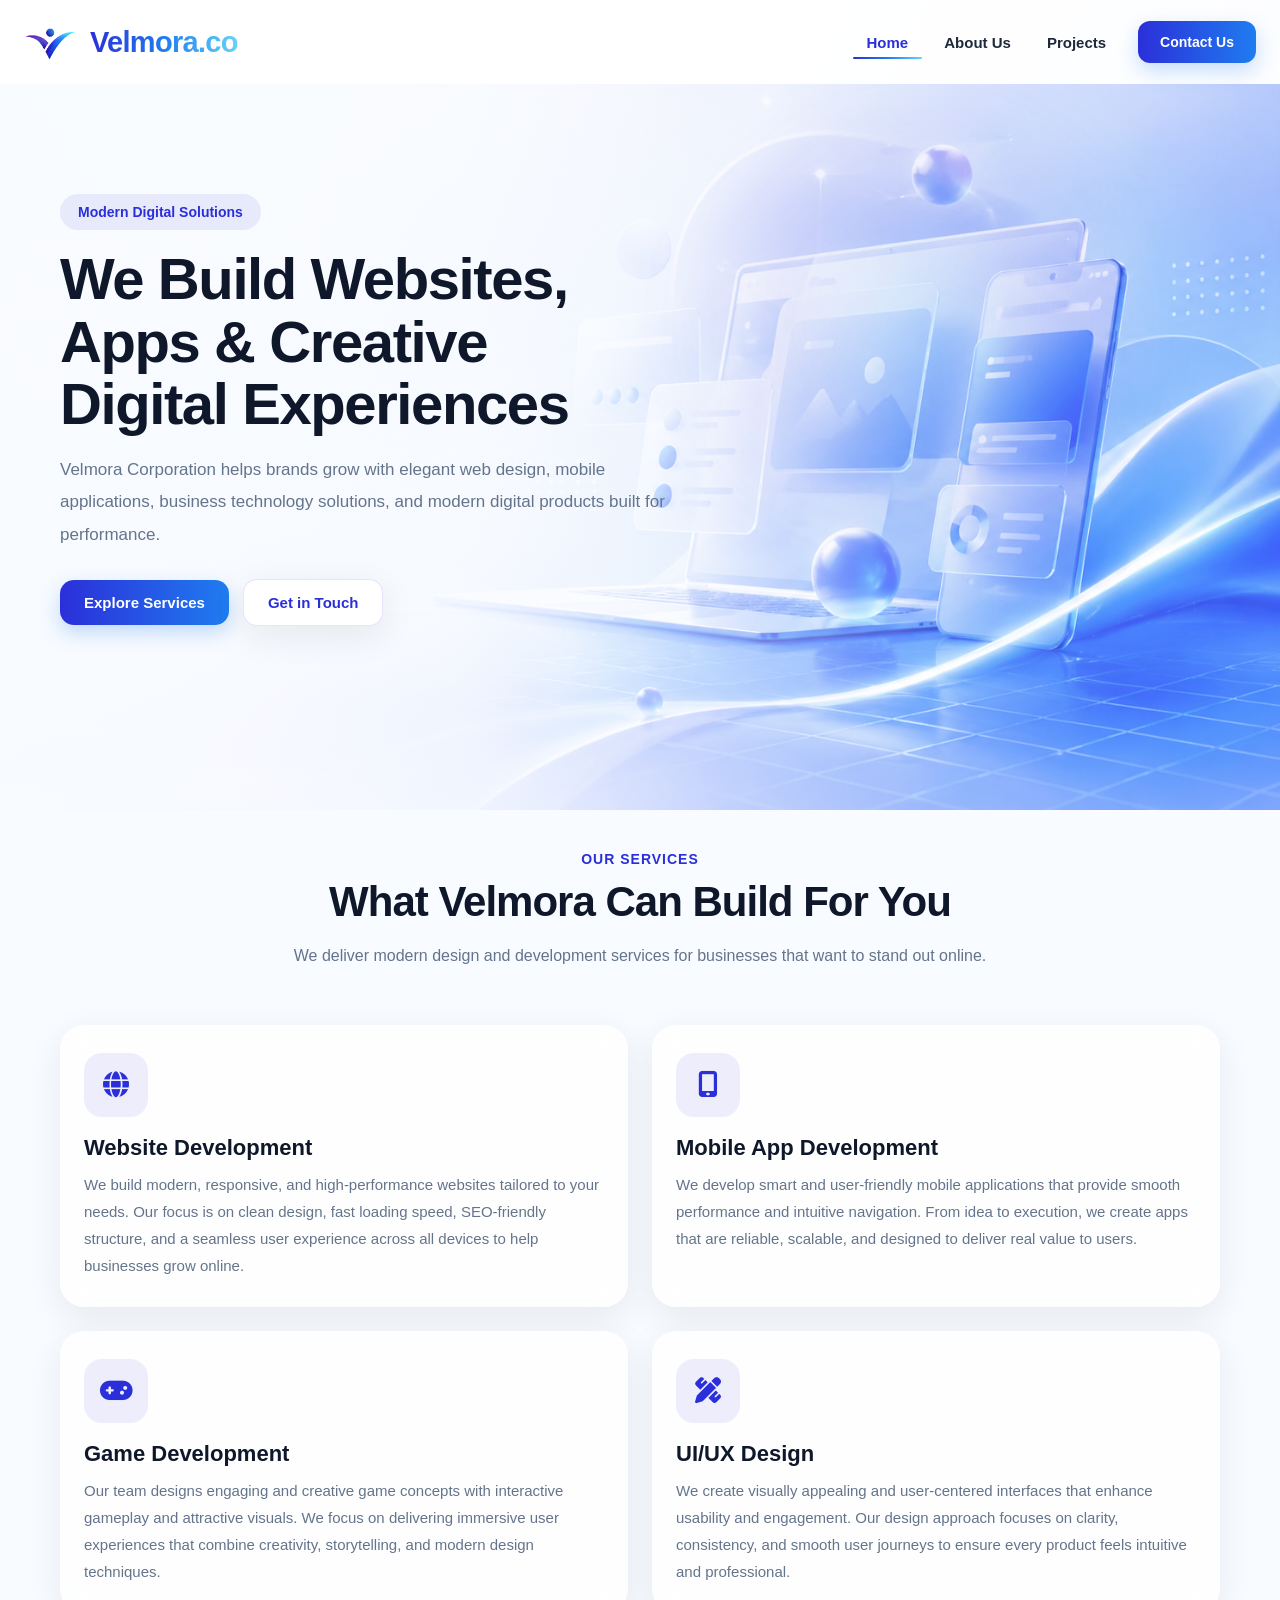
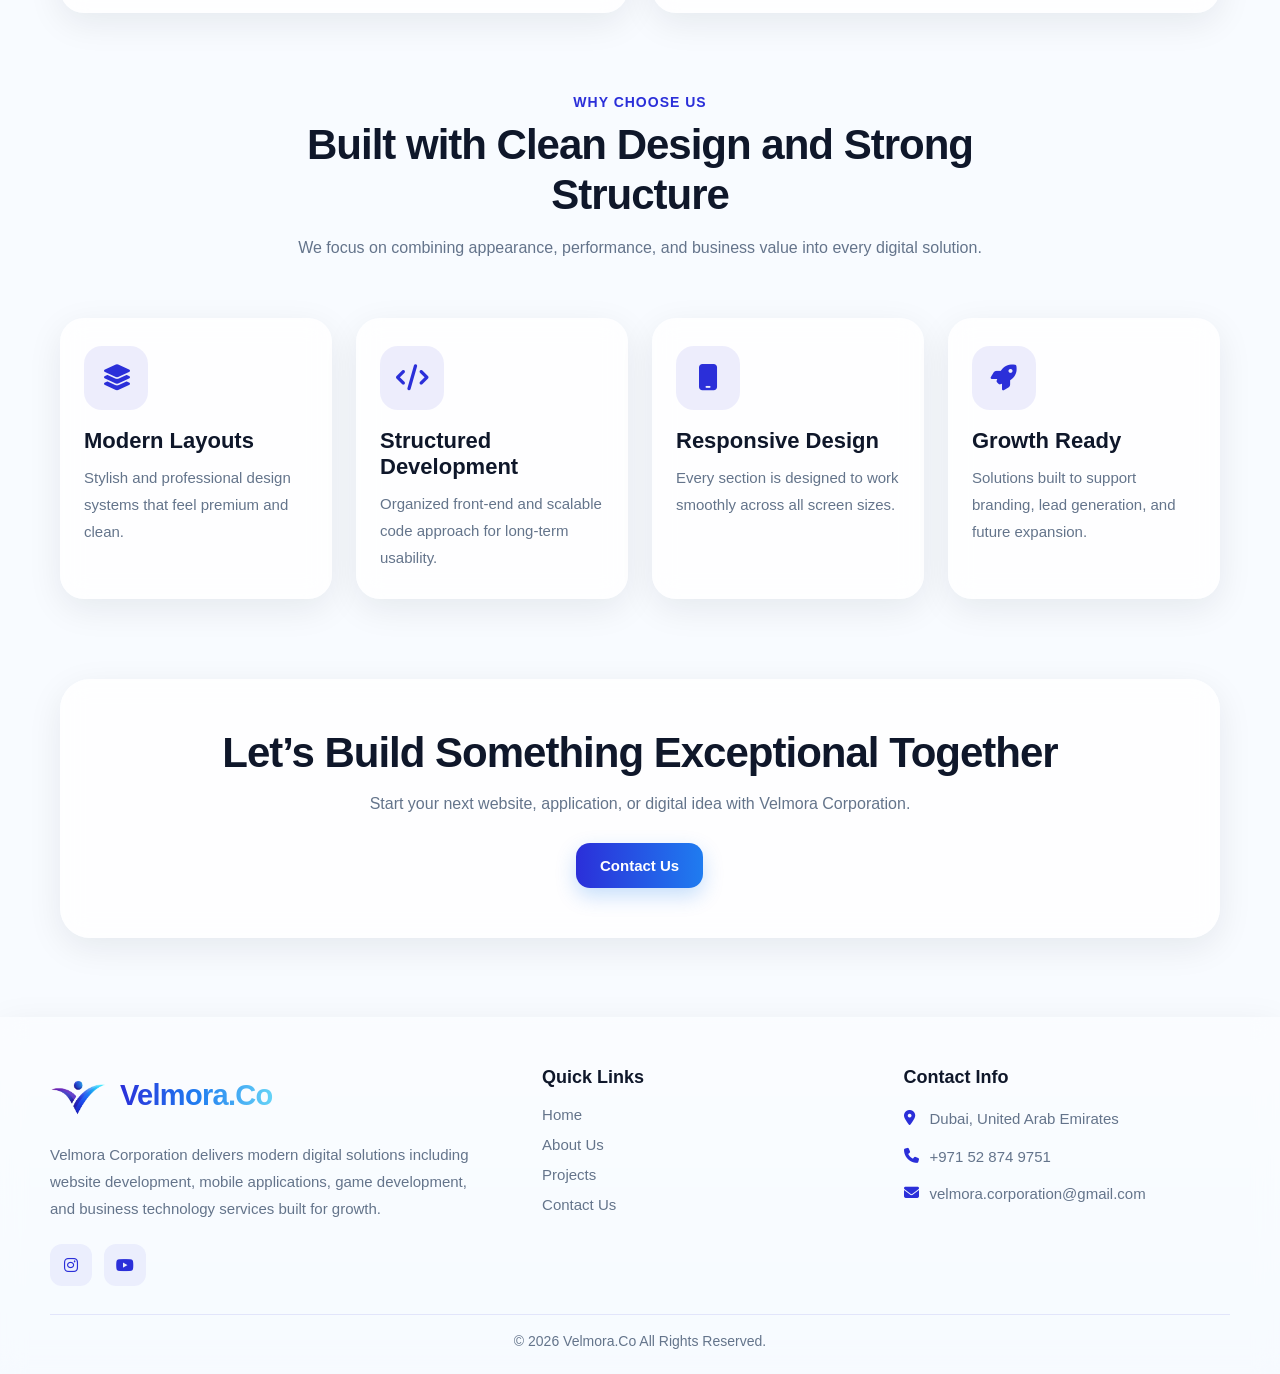
<file: index.html>
<!DOCTYPE html>
<html lang="en">
<head>
  <meta charset="UTF-8" />
  <meta name="viewport" content="width=device-width, initial-scale=1.0" />
  <title>Home | Velmora Corporation</title>
  <link rel="stylesheet" href="../Styles/style.css" />
  <link rel="icon" type="image/png" href="../images/Velmora Logo.png"/>
  <link rel="stylesheet" href="https://cdnjs.cloudflare.com/ajax/libs/font-awesome/6.5.2/css/all.min.css">
</head>
<body>

  <!-- Navbar -->
  <section class="navbar-section">
    <nav class="navbar">
      <a href="index.html" class="logo">
        <img src="../images/Velmora Logo.png" alt="Velmora Logo">
        <div class="logo-text">
          <h2>Velmora.co</h2>
        </div>
      </a>

      <button class="menu-toggle" id="menuToggle" aria-label="Toggle Menu">
        <span></span>
        <span></span>
        <span></span>
      </button>

      <div class="nav-menu" id="navMenu">
        <ul class="nav-links">
          <li><a href="index.html" class="active">Home</a></li>
          <li><a href="about-us.html">About Us</a></li>
          <li><a href="projects.html">Projects</a></li>
        </ul>
        <a href="contact-us.html" class="nav-btn">Contact Us</a>
      </div>
    </nav>
  </section>

  <!-- Hero -->
<section class="hero-section">
  <div class="hero-container">
    <div class="hero-content">
      <span class="hero-badge reveal fade-down delay-1">Modern Digital Solutions</span>
      <h1 class="reveal fade-up delay-2">We Build Websites, Apps & Creative Digital Experiences</h1>
      <p class="reveal fade-up delay-3">
        Velmora Corporation helps brands grow with elegant web design, mobile applications,
        business technology solutions, and modern digital products built for performance.
      </p>

      <div class="hero-buttons reveal fade-up delay-4">
        <a href="#services" class="primary-btn">Explore Services</a>
        <a href="contact-us.html" class="secondary-btn">Get in Touch</a>
      </div>
    </div>
  </div>
</section>

  <!-- Services -->
  <section class="services-section" id="services">
    <div class="section-container">
      <div class="section-head reveal fade-up">
        <span>Our Services</span>
        <h2>What Velmora Can Build For You</h2>
        <p>
          We deliver modern design and development services for businesses that want to stand out online.
        </p>
      </div>

      <div class="services-grid">

        <div class="service-card reveal fade-up delay-1">
          <div class="service-icon floating-icon"><i class="fa-solid fa-globe"></i></div>
          <h3>Website Development</h3>
          <p>
            We build modern, responsive, and high-performance websites tailored to your needs.
            Our focus is on clean design, fast loading speed, SEO-friendly structure, and a seamless
            user experience across all devices to help businesses grow online.
          </p>
        </div>

        <div class="service-card reveal fade-up delay-2">
          <div class="service-icon floating-icon"><i class="fa-solid fa-mobile-screen-button"></i></div>
          <h3>Mobile App Development</h3>
          <p>
            We develop smart and user-friendly mobile applications that provide smooth performance
            and intuitive navigation. From idea to execution, we create apps that are reliable,
            scalable, and designed to deliver real value to users.
          </p>
        </div>

        <div class="service-card reveal fade-up delay-3">
          <div class="service-icon floating-icon"><i class="fa-solid fa-gamepad"></i></div>
          <h3>Game Development</h3>
          <p>
            Our team designs engaging and creative game concepts with interactive gameplay and
            attractive visuals. We focus on delivering immersive user experiences that combine
            creativity, storytelling, and modern design techniques.
          </p>
        </div>

        <div class="service-card reveal fade-up delay-4">
          <div class="service-icon floating-icon"><i class="fa-solid fa-pen-ruler"></i></div>
          <h3>UI/UX Design</h3>
          <p>
            We create visually appealing and user-centered interfaces that enhance usability and
            engagement. Our design approach focuses on clarity, consistency, and smooth user journeys
            to ensure every product feels intuitive and professional.
          </p>
        </div>

      </div>
    </div>
  </section>

  <!-- Why Choose -->
  <section class="why-section">
    <div class="section-container">
      <div class="section-head reveal fade-up">
        <span>Why Choose Us</span>
        <h2>Built with Clean Design and Strong Structure</h2>
        <p>
          We focus on combining appearance, performance, and business value into every digital solution.
        </p>
      </div>

      <div class="why-grid">
        <div class="why-card reveal fade-up delay-1">
          <i class="fa-solid fa-layer-group floating-icon"></i>
          <h3>Modern Layouts</h3>
          <p>Stylish and professional design systems that feel premium and clean.</p>
        </div>

        <div class="why-card reveal fade-up delay-2">
          <i class="fa-solid fa-code floating-icon"></i>
          <h3>Structured Development</h3>
          <p>Organized front-end and scalable code approach for long-term usability.</p>
        </div>

        <div class="why-card reveal fade-up delay-3">
          <i class="fa-solid fa-mobile floating-icon"></i>
          <h3>Responsive Design</h3>
          <p>Every section is designed to work smoothly across all screen sizes.</p>
        </div>

        <div class="why-card reveal fade-up delay-4">
          <i class="fa-solid fa-rocket floating-icon"></i>
          <h3>Growth Ready</h3>
          <p>Solutions built to support branding, lead generation, and future expansion.</p>
        </div>
      </div>
    </div>
  </section>

  <!-- CTA -->
  <section class="cta-section">
    <div class="section-container">
      <div class="cta-box reveal zoom-in">
        <h2 class="reveal fade-up delay-1">Let’s Build Something Exceptional Together</h2>
        <p class="reveal fade-up delay-2">
          Start your next website, application, or digital idea with Velmora Corporation.
        </p>
        <a href="contact-us.html" class="primary-btn reveal fade-up delay-3">Contact Us</a>
      </div>
    </div>
  </section>

  <!-- Footer -->
  <footer class="footer">
    <div class="footer-container">

      <div class="footer-grid">
        <div class="footer-brand">
          <a href="#" class="footer-logo">
            <img src="../images/Velmora Logo.png" alt="Velmora Logo">
            <div class="footer-logo-text">
              <h2>Velmora.Co</h2>
            </div>
          </a>

          <p class="footer-description">
            Velmora Corporation delivers modern digital solutions including website development,
            mobile applications, game development, and business technology services built for growth.
          </p>

          <div class="footer-socials">
            <a href="https://www.instagram.com/velmora.corporation/"><i class="fa-brands fa-instagram"></i></a>
            <a href="http://youtube.com/@Velmora-Co"><i class="fa-brands fa-youtube"></i></a>
          </div>
        </div>

        <div class="footer-column">
          <h3>Quick Links</h3>
          <ul>
            <li><a href="index.html">Home</a></li>
            <li><a href="about-us.html">About Us</a></li>
            <li><a href="projects.html">Projects</a></li>
            <li><a href="contact-us.html">Contact Us</a></li>
          </ul>
        </div>

        <div class="footer-column">
          <h3>Contact Info</h3>
          <ul class="footer-contact">
            <li><i class="fa-solid fa-location-dot"></i><span>Dubai, United Arab Emirates</span></li>
            <li><i class="fa-solid fa-phone"></i><span>+971 52 874 9751</span></li>
            <li><i class="fa-solid fa-envelope"></i><span>velmora.corporation@gmail.com</span></li>
          </ul>
        </div>
      </div>

      <div class="footer-bottom">
        <p>© 2026 Velmora.Co All Rights Reserved.</p>
      </div>

    </div>
  </footer> 

  <button id="backToTop" class="back-to-top" aria-label="Back to top">
    <i class="fa-solid fa-arrow-up"></i>
  </button>

  <script src="../Scripts/script.js"></script>

  <script>
  const revealElements = document.querySelectorAll('.reveal');
  const navbarSection = document.querySelector('.navbar-section');
  const backToTopBtn = document.getElementById('backToTop');

  let lastScrollTop = 0;

  const revealOnScroll = () => {
    revealElements.forEach((el) => {
      const windowHeight = window.innerHeight;
      const elementTop = el.getBoundingClientRect().top;
      const revealPoint = 100;

      if (elementTop < windowHeight - revealPoint) {
        el.classList.add('active');
      }
    });
  };

  const handleScrollEffects = () => {
    const currentScroll = window.pageYOffset || document.documentElement.scrollTop;

    if (currentScroll <= 10) {
      navbarSection.classList.remove('scrolled', 'hide-nav');
      navbarSection.classList.add('show-nav');
      backToTopBtn.classList.remove('show');
    } else {
      navbarSection.classList.add('scrolled');
      backToTopBtn.classList.add('show');

      if (currentScroll > lastScrollTop) {
        navbarSection.classList.add('hide-nav');
        navbarSection.classList.remove('show-nav');
      } else {
        navbarSection.classList.add('show-nav');
        navbarSection.classList.remove('hide-nav');
      }
    }

    lastScrollTop = currentScroll <= 0 ? 0 : currentScroll;
  };

  backToTopBtn.addEventListener('click', () => {
    window.scrollTo({
      top: 0,
      behavior: 'smooth'
    });
  });

  window.addEventListener('scroll', () => {
    revealOnScroll();
    handleScrollEffects();
  });

  window.addEventListener('load', () => {
    revealOnScroll();
    handleScrollEffects();
  });
</script>
</body>
</html>
</file>
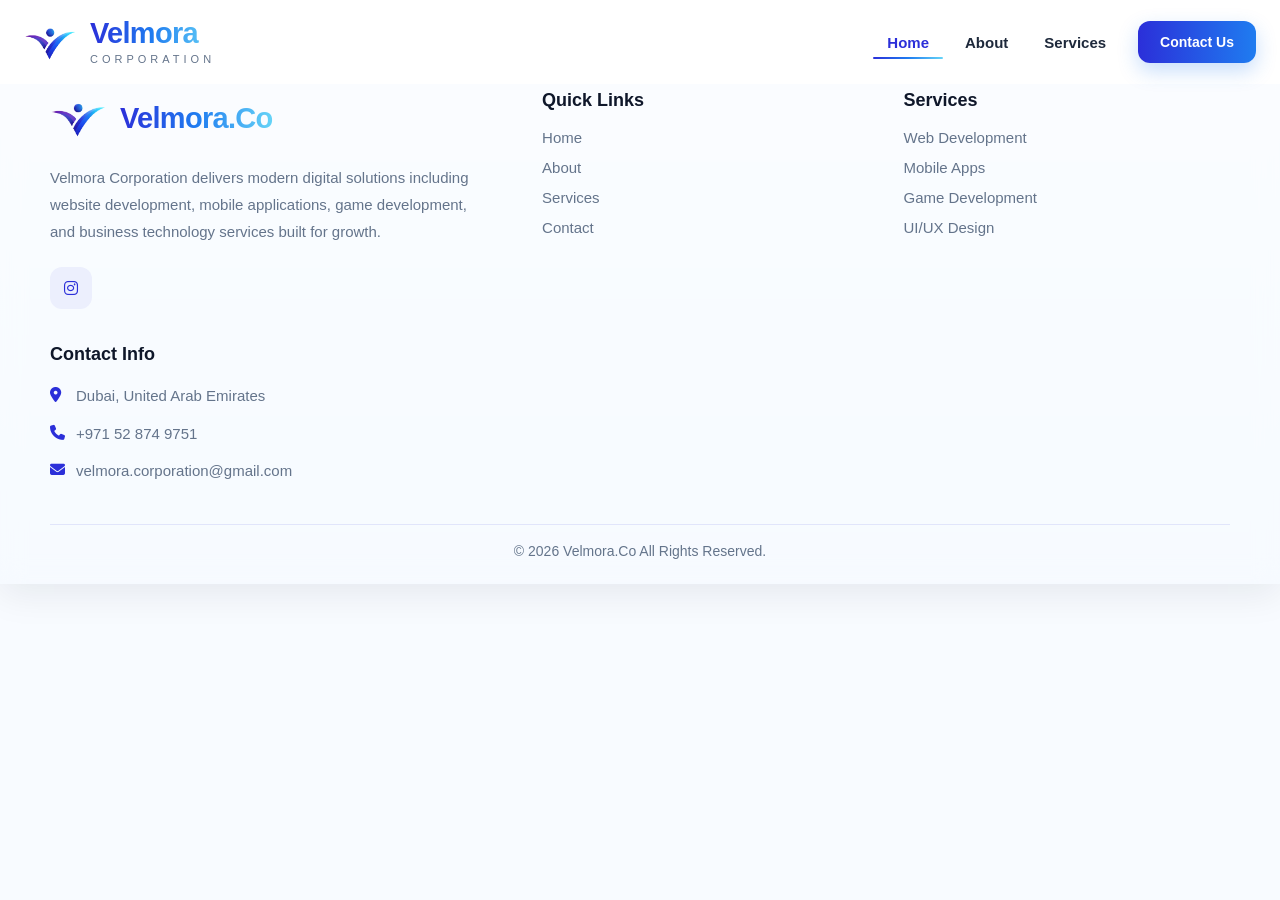
<file: pages/index.html>
<!DOCTYPE html>
<html lang="en">
<head>
  <meta charset="UTF-8" />
  <meta name="viewport" content="width=device-width, initial-scale=1.0" />
  <title>Home | Velmora Corporation</title>
  <link rel="stylesheet" href="../Styles/style.css" />
  <link rel="icon" type="image/png" href="../images/Velmora Logo.png"/>
  <link rel="stylesheet" href="https://cdnjs.cloudflare.com/ajax/libs/font-awesome/6.5.2/css/all.min.css">
</head>
<body>

  <section class="navbar-section">
    <nav class="navbar">
      <a href="../Pages/index.html" class="logo">
        <img src="../images/Velmora Logo.png" alt="Velmora Logo">
        <div class="logo-text">
          <h2>Velmora</h2>
          <span>Corporation</span>
        </div>
      </a>

      <button class="menu-toggle" id="menuToggle" aria-label="Toggle Menu">
        <span></span>
        <span></span>
        <span></span>
      </button>

      <div class="nav-menu" id="navMenu">
        <ul class="nav-links">
          <li><a href="../pages/index.html" class="active">Home</a></li>
          <li><a href="#">About</a></li>
          <li><a href="#">Services</a></li>
        </ul>
        <a href="../Pages/contact-us.html" class="nav-btn">Contact Us</a>
      </div>
    </nav>
  </section>

    <footer class="footer">
  <div class="footer-container">

    <div class="footer-grid">
      <div class="footer-brand">
        <a href="#" class="footer-logo">
          <img src="../images/Velmora Logo.png" alt="Velmora Logo">
          <div class="footer-logo-text">
            <h2>Velmora.Co</h2>
          </div>
        </a>

        <p class="footer-description">
          Velmora Corporation delivers modern digital solutions including website development,
          mobile applications, game development, and business technology services built for growth.
        </p>

        <div class="footer-socials">
          <a href="https://www.instagram.com/velmora.corporation/"><i class="fa-brands fa-instagram"></i></a>
        </div>
      </div>

      <div class="footer-column">
        <h3>Quick Links</h3>
        <ul>
          <li><a href="../pages/index.html">Home</a></li>
          <li><a href="#">About</a></li>
          <li><a href="#">Services</a></li>
          <li><a href="../pages/contact.html">Contact</a></li>
        </ul>
      </div>

      <div class="footer-column">
        <h3>Services</h3>
        <ul>
          <li><a href="#">Web Development</a></li>
          <li><a href="#">Mobile Apps</a></li>
          <li><a href="#">Game Development</a></li>
          <li><a href="#">UI/UX Design</a></li>
        </ul>
      </div>

      <div class="footer-column">
        <h3>Contact Info</h3>
        <ul class="footer-contact">
          <li><i class="fa-solid fa-location-dot"></i><span>Dubai, United Arab Emirates</span></li>
          <li><i class="fa-solid fa-phone"></i><span>+971 52 874 9751</span></li>
          <li><i class="fa-solid fa-envelope"></i><span>velmora.corporation@gmail.com</span></li>
        </ul>
      </div>
    </div>

    <div class="footer-bottom">
      <p>© 2026 Velmora.Co All Rights Reserved.</p>
    </div>

  </div>
</footer> 

  <script src="../Scripts/script.js"></script>
</body>
</html>
</file>
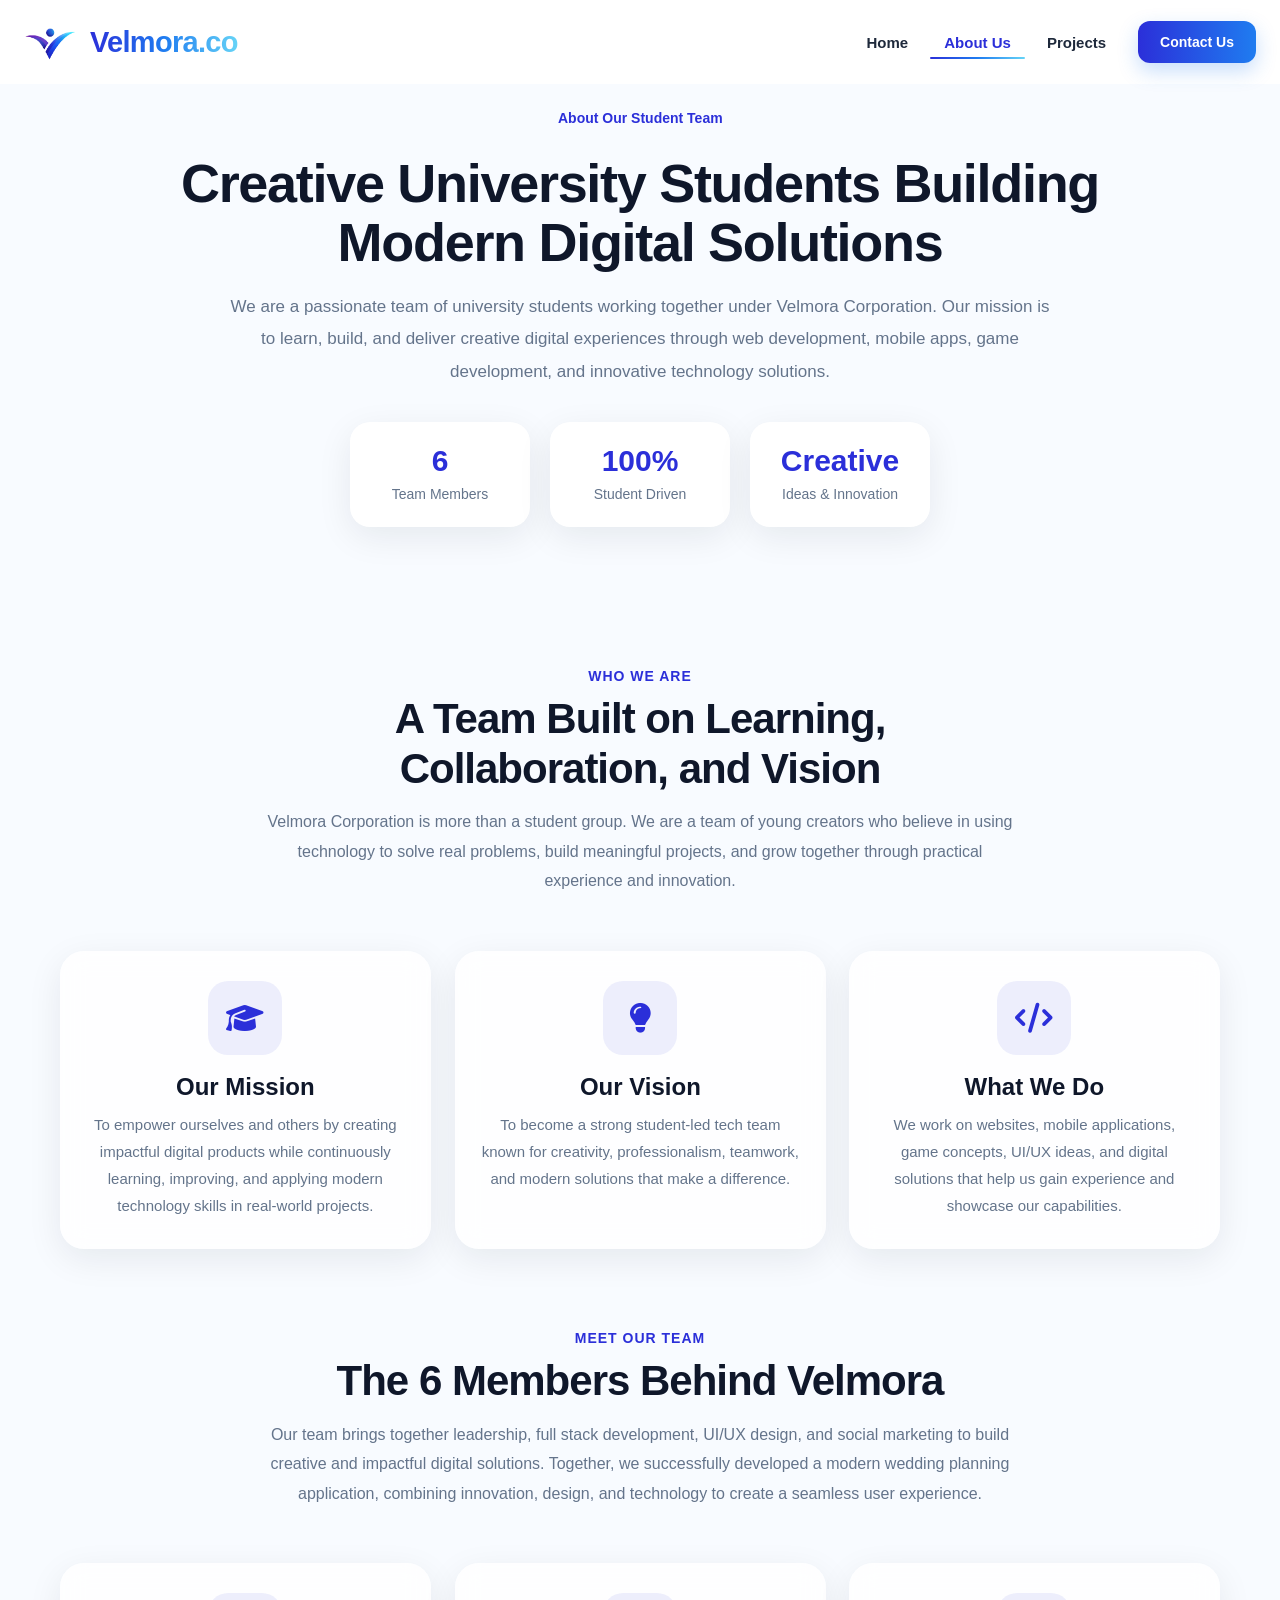
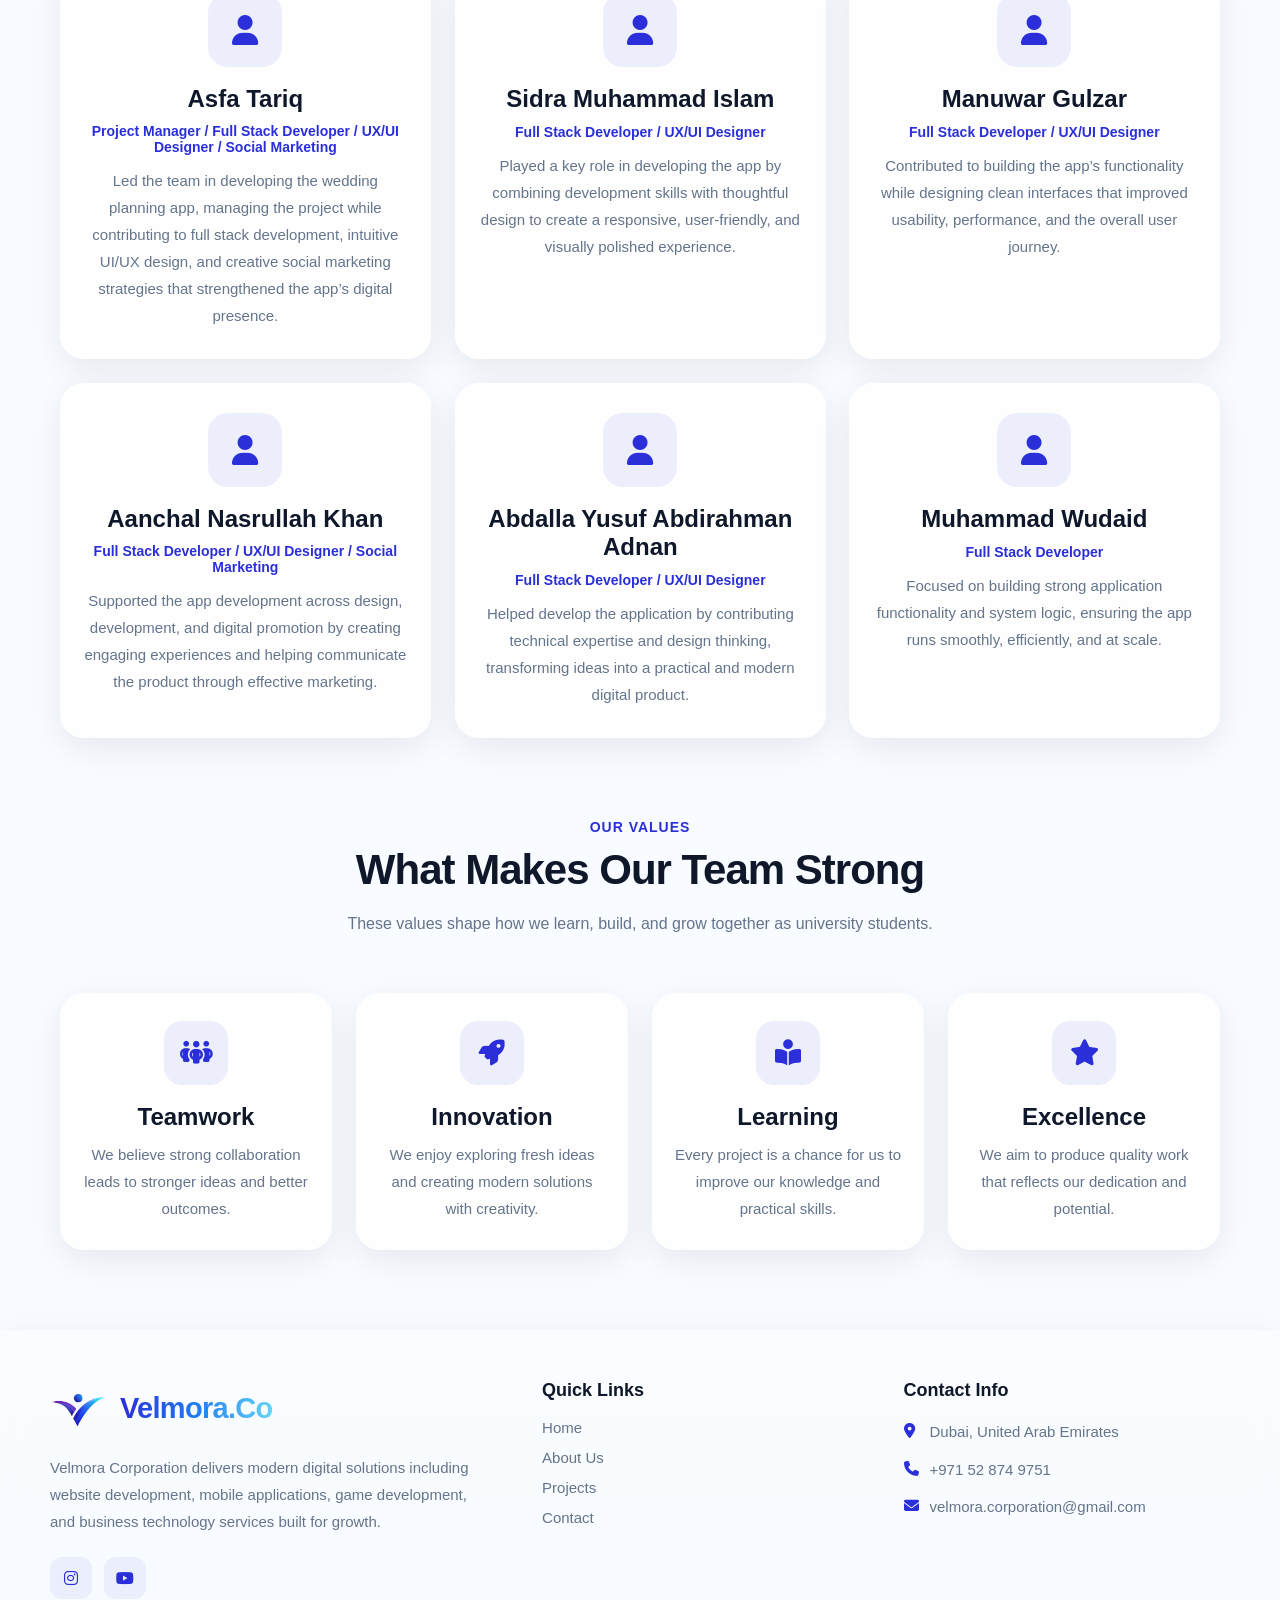
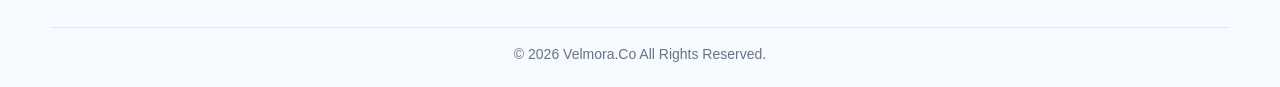
<file: about-us.html>
<!DOCTYPE html>
<html lang="en">
<head>
  <meta charset="UTF-8" />
  <meta name="viewport" content="width=device-width, initial-scale=1.0" />
  <title>About Us | Velmora Corporation</title>
  <link rel="stylesheet" href="../Styles/style.css" />
  <link rel="icon" type="image/png" href="../images/Velmora Logo.png"/>
  <link rel="stylesheet" href="https://cdnjs.cloudflare.com/ajax/libs/font-awesome/6.5.2/css/all.min.css">
</head>
<body>

  <!-- Navbar -->
  <section class="navbar-section">
    <nav class="navbar">
      <a href="index.html" class="logo">
        <img src="../images/Velmora Logo.png" alt="Velmora Logo">
        <div class="logo-text">
          <h2>Velmora.co</h2>
        </div>
      </a>

      <button class="menu-toggle" id="menuToggle" aria-label="Toggle Menu">
        <span></span>
        <span></span>
        <span></span>
      </button>

      <div class="nav-menu" id="navMenu">
        <ul class="nav-links">
          <li><a href="index.html">Home</a></li>
          <li><a href="about-us.html" class="active">About Us</a></li>
          <li><a href="projects.html">Projects</a></li>
        </ul>
        <a href="contact-us.html" class="nav-btn">Contact Us</a>
      </div>
    </nav>
  </section>

  <!-- About Hero -->
  <section class="about-hero-section">
    <div class="section-container">
      <div class="about-hero-box reveal fade-up">
        <span class="about-hero-badge reveal fade-down delay-1">About Our Student Team</span>
        <h1 class="reveal fade-up delay-2">Creative University Students Building Modern Digital Solutions</h1>
        <p class="reveal fade-up delay-3">
          We are a passionate team of university students working together under Velmora Corporation.
          Our mission is to learn, build, and deliver creative digital experiences through web development,
          mobile apps, game development, and innovative technology solutions.
        </p>

        <div class="about-hero-stats">
          <div class="about-hero-stat reveal zoom-in delay-1">
            <h3>6</h3>
            <p>Team Members</p>
          </div>
          <div class="about-hero-stat reveal zoom-in delay-2">
            <h3>100%</h3>
            <p>Student Driven</p>
          </div>
          <div class="about-hero-stat reveal zoom-in delay-3">
            <h3>Creative</h3>
            <p>Ideas & Innovation</p>
          </div>
        </div>
      </div>
    </div>
  </section>

  <!-- About Intro -->
  <section class="about-page-section">
    <div class="section-container">
      <div class="section-head reveal fade-up">
        <span>Who We Are</span>
        <h2>A Team Built on Learning, Collaboration, and Vision</h2>
        <p>
          Velmora Corporation is more than a student group. We are a team of young creators who believe
          in using technology to solve real problems, build meaningful projects, and grow together through
          practical experience and innovation.
        </p>
      </div>

      <div class="about-page-grid">
        <div class="about-page-card reveal fade-up delay-1">
          <div class="about-page-icon floating-icon">
            <i class="fa-solid fa-graduation-cap"></i>
          </div>
          <h3>Our Mission</h3>
          <p>
            To empower ourselves and others by creating impactful digital products while continuously learning,
            improving, and applying modern technology skills in real-world projects.
          </p>
        </div>

        <div class="about-page-card reveal fade-up delay-2">
          <div class="about-page-icon floating-icon">
            <i class="fa-solid fa-lightbulb"></i>
          </div>
          <h3>Our Vision</h3>
          <p>
            To become a strong student-led tech team known for creativity, professionalism, teamwork,
            and modern solutions that make a difference.
          </p>
        </div>

        <div class="about-page-card reveal fade-up delay-3">
          <div class="about-page-icon floating-icon">
            <i class="fa-solid fa-code"></i>
          </div>
          <h3>What We Do</h3>
          <p>
            We work on websites, mobile applications, game concepts, UI/UX ideas, and digital solutions
            that help us gain experience and showcase our capabilities.
          </p>
        </div>
      </div>
    </div>
  </section>

  <!-- Team Section -->
  <section class="team-section">
  <div class="section-container">
      <div class="section-head reveal fade-up">
      <span>Meet Our Team</span>
      <h2>The 6 Members Behind Velmora</h2>
      <p>
          Our team brings together leadership, full stack development, UI/UX design, and social marketing to build creative and impactful digital solutions. Together, we successfully developed a modern wedding planning application, combining innovation, design, and technology to create a seamless user experience.
      </p>
      </div>

      <div class="team-grid">
      <div class="team-card reveal fade-up delay-1">
          <div class="team-avatar floating-icon"><i class="fa-solid fa-user"></i></div>
          <h3>Asfa Tariq</h3>
          <span>Project Manager / Full Stack Developer / UX/UI Designer / Social Marketing</span>
          <p>Led the team in developing the wedding planning app, managing the project while contributing to full stack development, intuitive UI/UX design, and creative social marketing strategies that strengthened the app’s digital presence.</p>
      </div>

      <div class="team-card reveal fade-up delay-2">
          <div class="team-avatar floating-icon"><i class="fa-solid fa-user"></i></div>
          <h3>Sidra Muhammad Islam</h3>
          <span>Full Stack Developer / UX/UI Designer</span>
          <p>Played a key role in developing the app by combining development skills with thoughtful design to create a responsive, user-friendly, and visually polished experience.</p>
      </div>

      <div class="team-card reveal fade-up delay-3">
          <div class="team-avatar floating-icon"><i class="fa-solid fa-user"></i></div>
          <h3>Manuwar Gulzar</h3>
          <span>Full Stack Developer / UX/UI Designer</span>
          <p>Contributed to building the app’s functionality while designing clean interfaces that improved usability, performance, and the overall user journey.</p>
      </div>

      <div class="team-card reveal fade-up delay-1">
          <div class="team-avatar floating-icon"><i class="fa-solid fa-user"></i></div>
          <h3>Aanchal Nasrullah Khan</h3>
          <span>Full Stack Developer / UX/UI Designer / Social Marketing</span>
          <p>Supported the app development across design, development, and digital promotion by creating engaging experiences and helping communicate the product through effective marketing.</p>
      </div>

      <div class="team-card reveal fade-up delay-2">
          <div class="team-avatar floating-icon"><i class="fa-solid fa-user"></i></div>
          <h3>Abdalla Yusuf Abdirahman Adnan</h3>
          <span>Full Stack Developer / UX/UI Designer</span>
          <p>Helped develop the application by contributing technical expertise and design thinking, transforming ideas into a practical and modern digital product.</p>
      </div>

      <div class="team-card reveal fade-up delay-3">
          <div class="team-avatar floating-icon"><i class="fa-solid fa-user"></i></div>
          <h3>Muhammad Wudaid</h3>
          <span>Full Stack Developer</span>
          <p>Focused on building strong application functionality and system logic, ensuring the app runs smoothly, efficiently, and at scale.</p>
      </div>
      </div>
  </div>
  </section>

  <!-- Values Section -->
  <section class="values-section">
    <div class="section-container">
      <div class="section-head reveal fade-up">
        <span>Our Values</span>
        <h2>What Makes Our Team Strong</h2>
        <p>
          These values shape how we learn, build, and grow together as university students.
        </p>
      </div>

      <div class="values-grid">
        <div class="value-card reveal fade-up delay-1">
          <i class="fa-solid fa-people-group floating-icon"></i>
          <h3>Teamwork</h3>
          <p>We believe strong collaboration leads to stronger ideas and better outcomes.</p>
        </div>

        <div class="value-card reveal fade-up delay-2">
          <i class="fa-solid fa-rocket floating-icon"></i>
          <h3>Innovation</h3>
          <p>We enjoy exploring fresh ideas and creating modern solutions with creativity.</p>
        </div>

        <div class="value-card reveal fade-up delay-3">
          <i class="fa-solid fa-book-open-reader floating-icon"></i>
          <h3>Learning</h3>
          <p>Every project is a chance for us to improve our knowledge and practical skills.</p>
        </div>

        <div class="value-card reveal fade-up delay-4">
          <i class="fa-solid fa-star floating-icon"></i>
          <h3>Excellence</h3>
          <p>We aim to produce quality work that reflects our dedication and potential.</p>
        </div>
      </div>
    </div>
  </section>

  <!-- Footer -->
  <footer class="footer">
    <div class="footer-container">

      <div class="footer-grid">
        <div class="footer-brand">
          <a href="#" class="footer-logo">
            <img src="../images/Velmora Logo.png" alt="Velmora Logo">
            <div class="footer-logo-text">
              <h2>Velmora.Co</h2>
            </div>
          </a>

          <p class="footer-description">
            Velmora Corporation delivers modern digital solutions including website development,
            mobile applications, game development, and business technology services built for growth.
          </p>

          <div class="footer-socials">
            <a href="https://www.instagram.com/velmora.corporation/"><i class="fa-brands fa-instagram"></i></a>
            <a href="http://youtube.com/@Velmora-Co"><i class="fa-brands fa-youtube"></i></a>
          </div>
        </div>

        <div class="footer-column">
          <h3>Quick Links</h3>
          <ul>
            <li><a href="index.html">Home</a></li>
            <li><a href="about-us.html">About Us</a></li>
            <li><a href="projects.html">Projects</a></li>
            <li><a href="contact-us.html">Contact</a></li>
          </ul>
        </div>

        <div class="footer-column">
          <h3>Contact Info</h3>
          <ul class="footer-contact">
            <li><i class="fa-solid fa-location-dot"></i><span>Dubai, United Arab Emirates</span></li>
            <li><i class="fa-solid fa-phone"></i><span>+971 52 874 9751</span></li>
            <li><i class="fa-solid fa-envelope"></i><span>velmora.corporation@gmail.com</span></li>
          </ul>
        </div>
      </div>

      <div class="footer-bottom">
        <p>© 2026 Velmora.Co All Rights Reserved.</p>
      </div>

    </div>
  </footer>

  <button id="backToTop" class="back-to-top" aria-label="Back to top">
    <i class="fa-solid fa-arrow-up"></i>
  </button>

  <script src="../Scripts/script.js"></script>

<script>
  const revealElements = document.querySelectorAll('.reveal');
  const navbarSection = document.querySelector('.navbar-section');
  const backToTopBtn = document.getElementById('backToTop');

  let lastScrollTop = 0;

  const revealOnScroll = () => {
    revealElements.forEach((el) => {
      const windowHeight = window.innerHeight;
      const elementTop = el.getBoundingClientRect().top;
      const revealPoint = 100;

      if (elementTop < windowHeight - revealPoint) {
        el.classList.add('active');
      }
    });
  };

  const handleScrollEffects = () => {
    const currentScroll = window.pageYOffset || document.documentElement.scrollTop;

    if (currentScroll <= 10) {
      navbarSection.classList.remove('scrolled', 'hide-nav');
      navbarSection.classList.add('show-nav');
      backToTopBtn.classList.remove('show');
    } else {
      navbarSection.classList.add('scrolled');
      backToTopBtn.classList.add('show');

      if (currentScroll > lastScrollTop) {
        navbarSection.classList.add('hide-nav');
        navbarSection.classList.remove('show-nav');
      } else {
        navbarSection.classList.add('show-nav');
        navbarSection.classList.remove('hide-nav');
      }
    }

    lastScrollTop = currentScroll <= 0 ? 0 : currentScroll;
  };

  backToTopBtn.addEventListener('click', () => {
    window.scrollTo({
      top: 0,
      behavior: 'smooth'
    });
  });

  window.addEventListener('scroll', () => {
    revealOnScroll();
    handleScrollEffects();
  });

  window.addEventListener('load', () => {
    revealOnScroll();
    handleScrollEffects();
  });
</script>
</body>
</html>
</file>
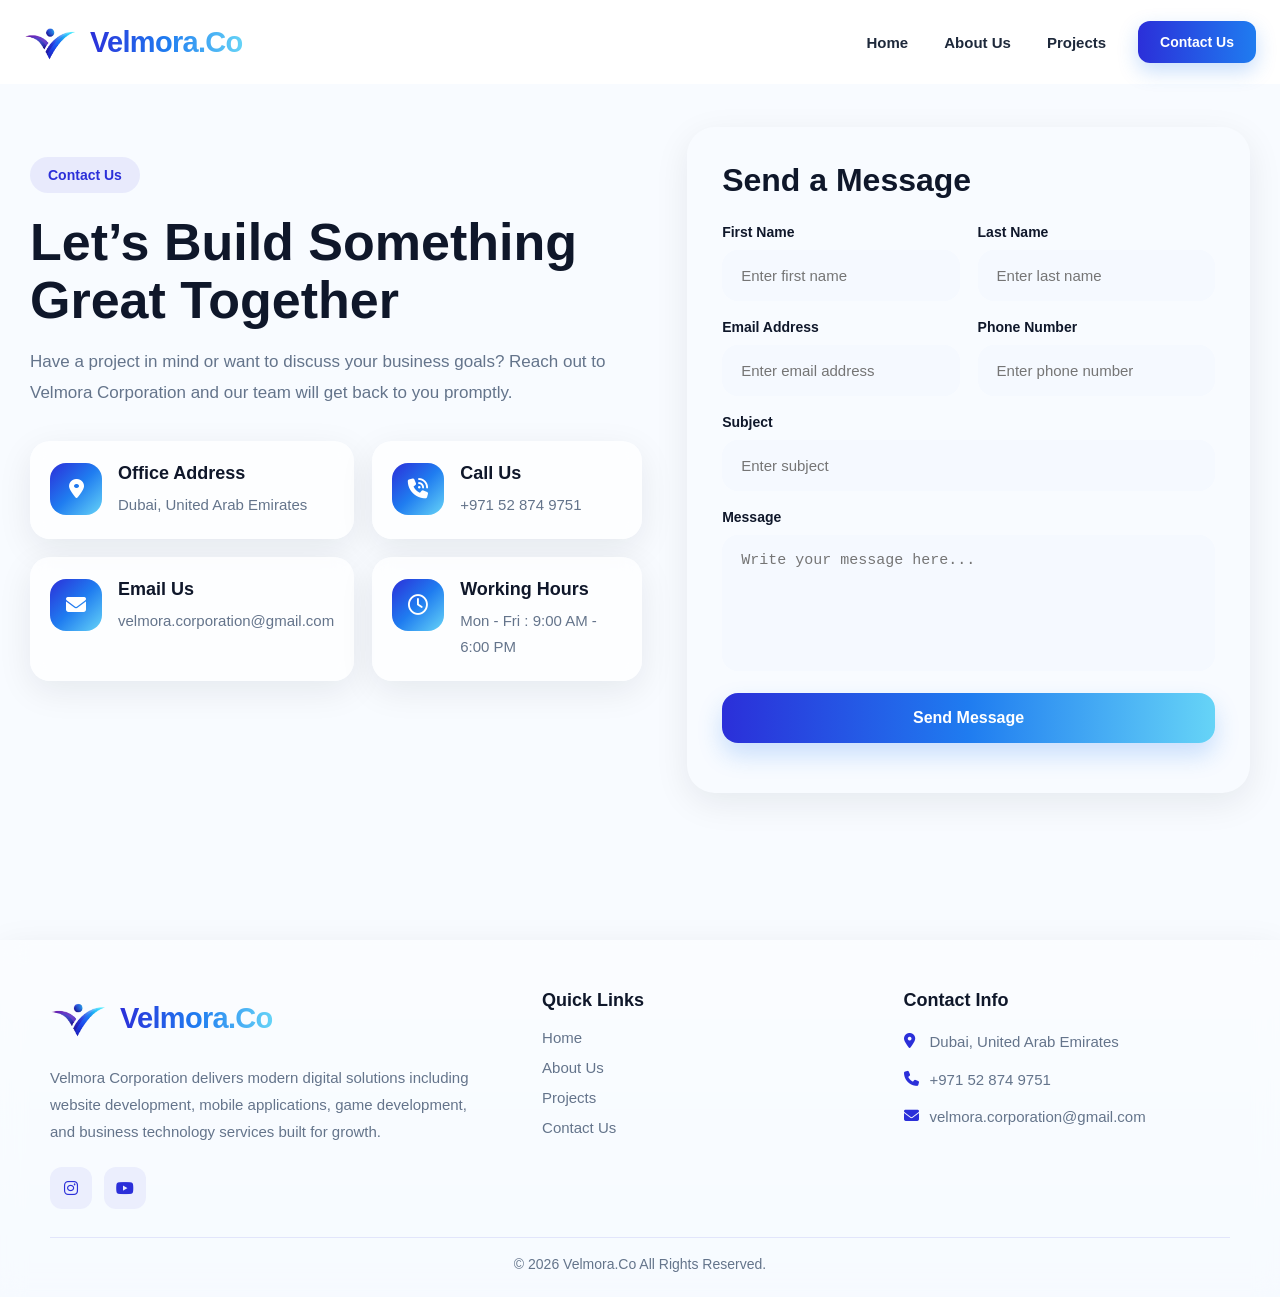
<file: contact-us.html>
<!-- contact.html -->
<!DOCTYPE html>
<html lang="en">
<head>
  <meta charset="UTF-8" />
  <meta name="viewport" content="width=device-width, initial-scale=1.0" />
  <title>Contact Us | Velmora Corporation</title>
  <link rel="icon" type="image/png" href="../images/Velmora Logo.png"/>
  <link rel="stylesheet" href="../Styles/contact.css" />
  <link rel="stylesheet" href="https://cdnjs.cloudflare.com/ajax/libs/font-awesome/6.5.2/css/all.min.css">
</head>
<body>

<section class="navbar-section">
    <nav class="navbar">
      <a href="index.html" class="logo">
        <img src="../images/Velmora Logo.png" alt="Velmora Logo">
        <div class="logo-text">
          <h2>Velmora.Co</h2>
        </div>
      </a>

      <button class="menu-toggle" id="menuToggle" aria-label="Toggle Menu">
        <span></span>
        <span></span>
        <span></span>
      </button>

      <div class="nav-menu" id="navMenu">
        <ul class="nav-links">
          <li><a href="index.html">Home</a></li>
          <li><a href="about-us.html">About Us</a></li>
          <li><a href="projects.html">Projects</a></li>
        </ul>
        <a href="contact-us.html" class="nav-btn">Contact Us</a>
      </div>
    </nav>
  </section>

  <section class="contact-hero">
    <div class="contact-container">
      <div class="contact-left">
        <p class="section-tag">Contact Us</p>
        <h1>Let’s Build Something Great Together</h1>
        <p class="hero-text">
          Have a project in mind or want to discuss your business goals?
          Reach out to Velmora Corporation and our team will get back to you promptly.
        </p>

        <div class="contact-info-list">
          <div class="info-card">
            <div class="info-icon">
              <i class="fa-solid fa-location-dot"></i>
            </div>
            <div>
              <h3>Office Address</h3>
              <p>Dubai, United Arab Emirates</p>
            </div>
          </div>

          <div class="info-card">
            <div class="info-icon">
              <i class="fa-solid fa-phone-volume"></i>
            </div>
            <div>
              <h3>Call Us</h3>
              <p>+971 52 874 9751</p>
            </div>
          </div>

          <div class="info-card">
            <div class="info-icon">
              <i class="fa-solid fa-envelope"></i>
            </div>
            <div>
              <h3>Email Us</h3>
              <p>velmora.corporation@gmail.com</p>
            </div>
          </div>

          <div class="info-card">
            <div class="info-icon">
              <i class="fa-regular fa-clock"></i>
            </div>
            <div>
              <h3>Working Hours</h3>
              <p>Mon - Fri : 9:00 AM - 6:00 PM</p>
            </div>
          </div>
        </div>
      </div>

      <div class="contact-right">
        <form class="contact-form" id="contactForm" action="https://api.web3forms.com/submit" method="POST">
          <h2>Send a Message</h2>

          <input type="hidden" name="access_key" value="9eca044a-459a-4a33-a749-e20f1fb5c8d1">
          <input type="hidden" name="subject" value="New Contact Message from Velmora.Co">
          <input type="hidden" name="from_name" value="Velmora.Co Website">
          <input type="checkbox" name="botcheck" class="hidden" style="display:none;">

          <div class="input-row">
            <div class="input-group">
              <label for="firstName">First Name</label>
              <input type="text" id="firstName" name="first_name" placeholder="Enter first name" required>
            </div>

            <div class="input-group">
              <label for="lastName">Last Name</label>
              <input type="text" id="lastName" name="last_name" placeholder="Enter last name" required>
            </div>
          </div>

          <div class="input-row">
            <div class="input-group">
              <label for="email">Email Address</label>
              <input type="email" id="email" name="email" placeholder="Enter email address" required>
            </div>

            <div class="input-group">
              <label for="phone">Phone Number</label>
              <input type="text" id="phone" name="phone" placeholder="Enter phone number">
            </div>
          </div>

          <div class="input-group">
            <label for="subjectField">Subject</label>
            <input type="text" id="subjectField" name="user_subject" placeholder="Enter subject" required>
          </div>

          <div class="input-group">
            <label for="message">Message</label>
            <textarea id="message" name="message" rows="6" placeholder="Write your message here..." required></textarea>
          </div>

          <button type="submit" class="contact-btn">Send Message</button>
          <p class="form-message" id="formMessage"></p>
        </form>
      </div>
    </div>
  </section>

  <footer class="footer">
  <div class="footer-container">

    <div class="footer-grid">
      <div class="footer-brand">
        <a href="#" class="footer-logo">
          <img src="../images/Velmora Logo.png" alt="Velmora Logo">
          <div class="footer-logo-text">
            <h2>Velmora.Co</h2>
          </div>
        </a>

        <p class="footer-description">
          Velmora Corporation delivers modern digital solutions including website development,
          mobile applications, game development, and business technology services built for growth.
        </p>

        <div class="footer-socials">
          <a href="https://www.instagram.com/velmora.corporation/"><i class="fa-brands fa-instagram"></i></a>
          <a href="http://youtube.com/@Velmora-Co"><i class="fa-brands fa-youtube"></i></a>
        </div>
      </div>

      <div class="footer-column">
        <h3>Quick Links</h3>
        <ul>
          <li><a href="index.html">Home</a></li>
          <li><a href="about-us.html">About Us</a></li>
          <li><a href="projects.html">Projects</a></li>
          <li><a href="contact-us.html">Contact Us</a></li>
        </ul>
      </div>

      <div class="footer-column">
        <h3>Contact Info</h3>
        <ul class="footer-contact">
          <li><i class="fa-solid fa-location-dot"></i><span>Dubai, United Arab Emirates</span></li>
          <li><i class="fa-solid fa-phone"></i><span>+971 52 874 9751</span></li>
          <li><i class="fa-solid fa-envelope"></i><span>velmora.corporation@gmail.com</span></li>
        </ul>
      </div>
    </div>

    <div class="footer-bottom">
      <p>© 2026 Velmora.Co All Rights Reserved.</p>
    </div>

  </div>
</footer> 

  <button id="backToTop" class="back-to-top" aria-label="Back to top">
    <i class="fa-solid fa-arrow-up"></i>
  </button>

  <script src="../Scripts/contact.js"></script>
  <script>
  const revealElements = document.querySelectorAll('.reveal');
  const navbarSection = document.querySelector('.navbar-section');
  const backToTopBtn = document.getElementById('backToTop');

  let lastScrollTop = 0;

  const revealOnScroll = () => {
    revealElements.forEach((el) => {
      const windowHeight = window.innerHeight;
      const elementTop = el.getBoundingClientRect().top;
      const revealPoint = 100;

      if (elementTop < windowHeight - revealPoint) {
        el.classList.add('active');
      }
    });
  };

  const handleScrollEffects = () => {
    const currentScroll = window.pageYOffset || document.documentElement.scrollTop;

    if (currentScroll <= 10) {
      navbarSection.classList.remove('scrolled', 'hide-nav');
      navbarSection.classList.add('show-nav');
      backToTopBtn.classList.remove('show');
    } else {
      navbarSection.classList.add('scrolled');
      backToTopBtn.classList.add('show');

      if (currentScroll > lastScrollTop) {
        navbarSection.classList.add('hide-nav');
        navbarSection.classList.remove('show-nav');
      } else {
        navbarSection.classList.add('show-nav');
        navbarSection.classList.remove('hide-nav');
      }
    }

    lastScrollTop = currentScroll <= 0 ? 0 : currentScroll;
  };

  backToTopBtn.addEventListener('click', () => {
    window.scrollTo({
      top: 0,
      behavior: 'smooth'
    });
  });

  window.addEventListener('scroll', () => {
    revealOnScroll();
    handleScrollEffects();
  });

  window.addEventListener('load', () => {
    revealOnScroll();
    handleScrollEffects();
  });
</script>
</body>
</html>
</file>
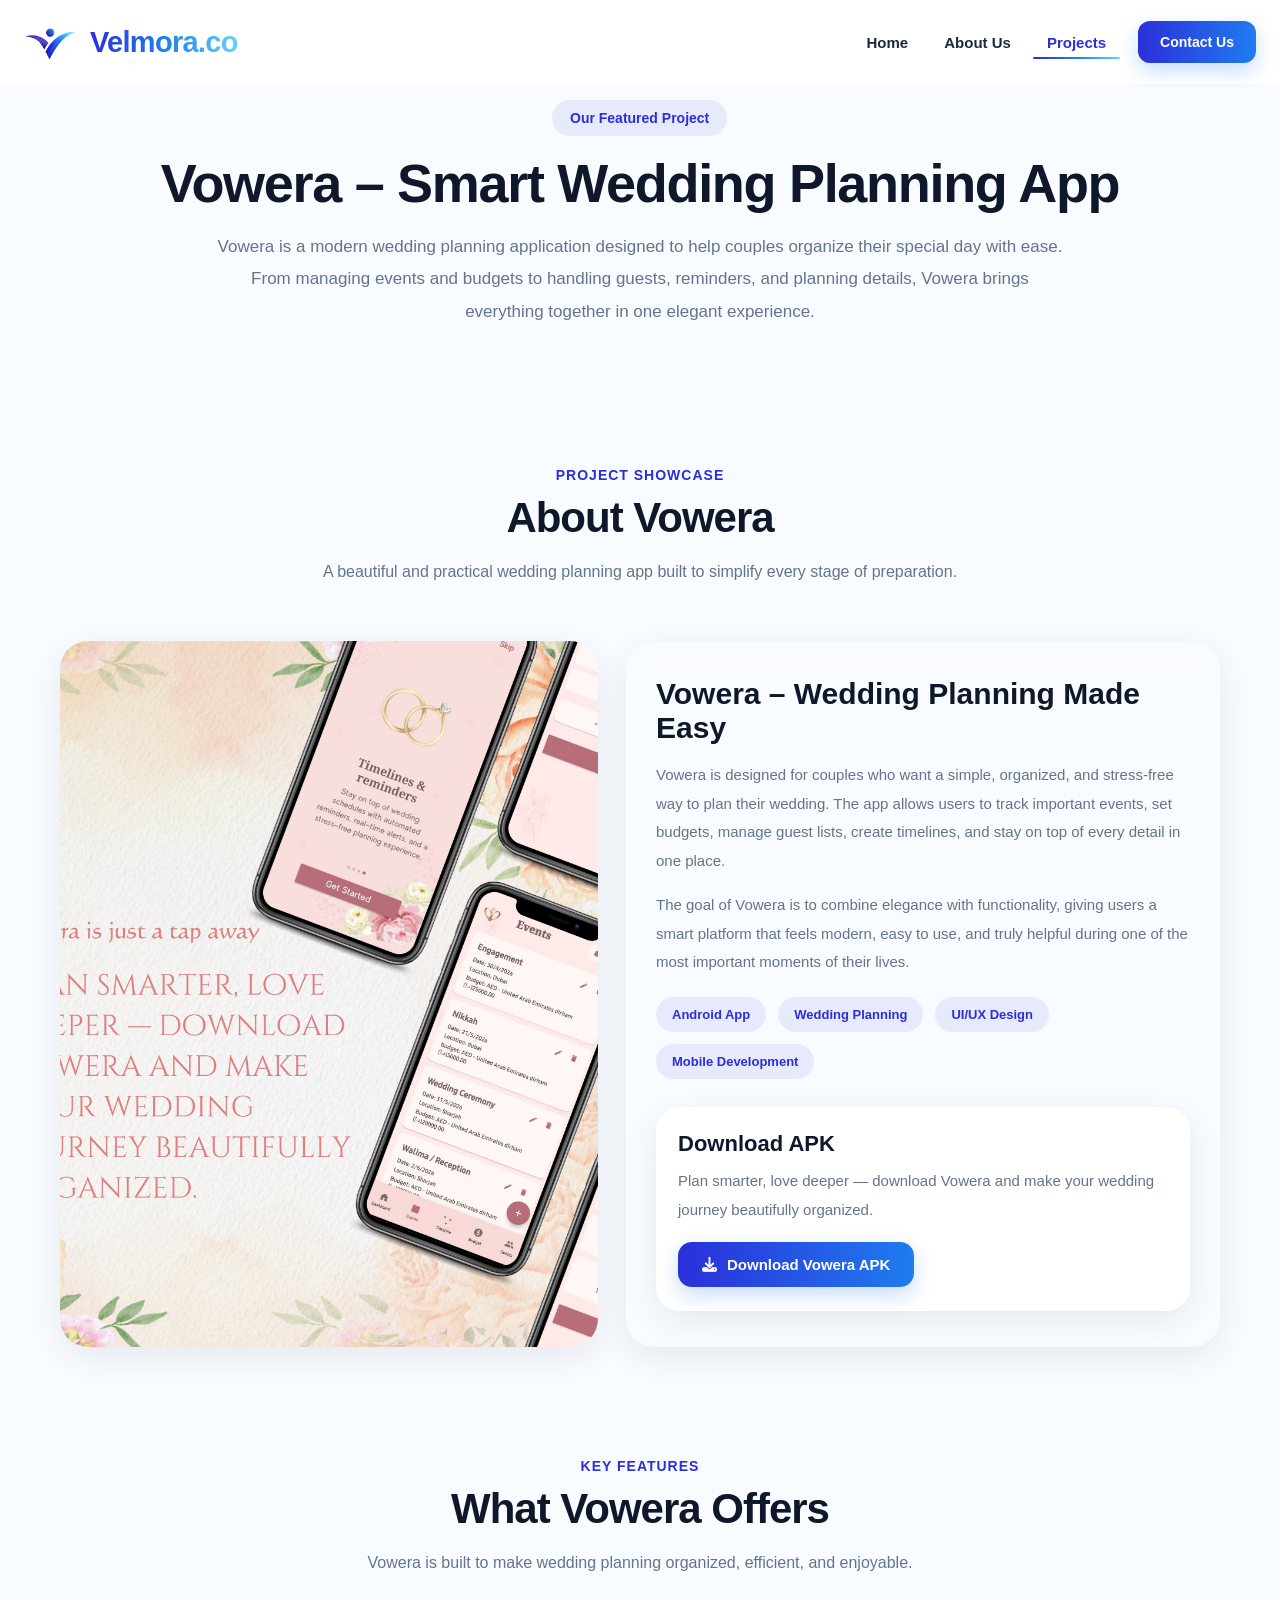
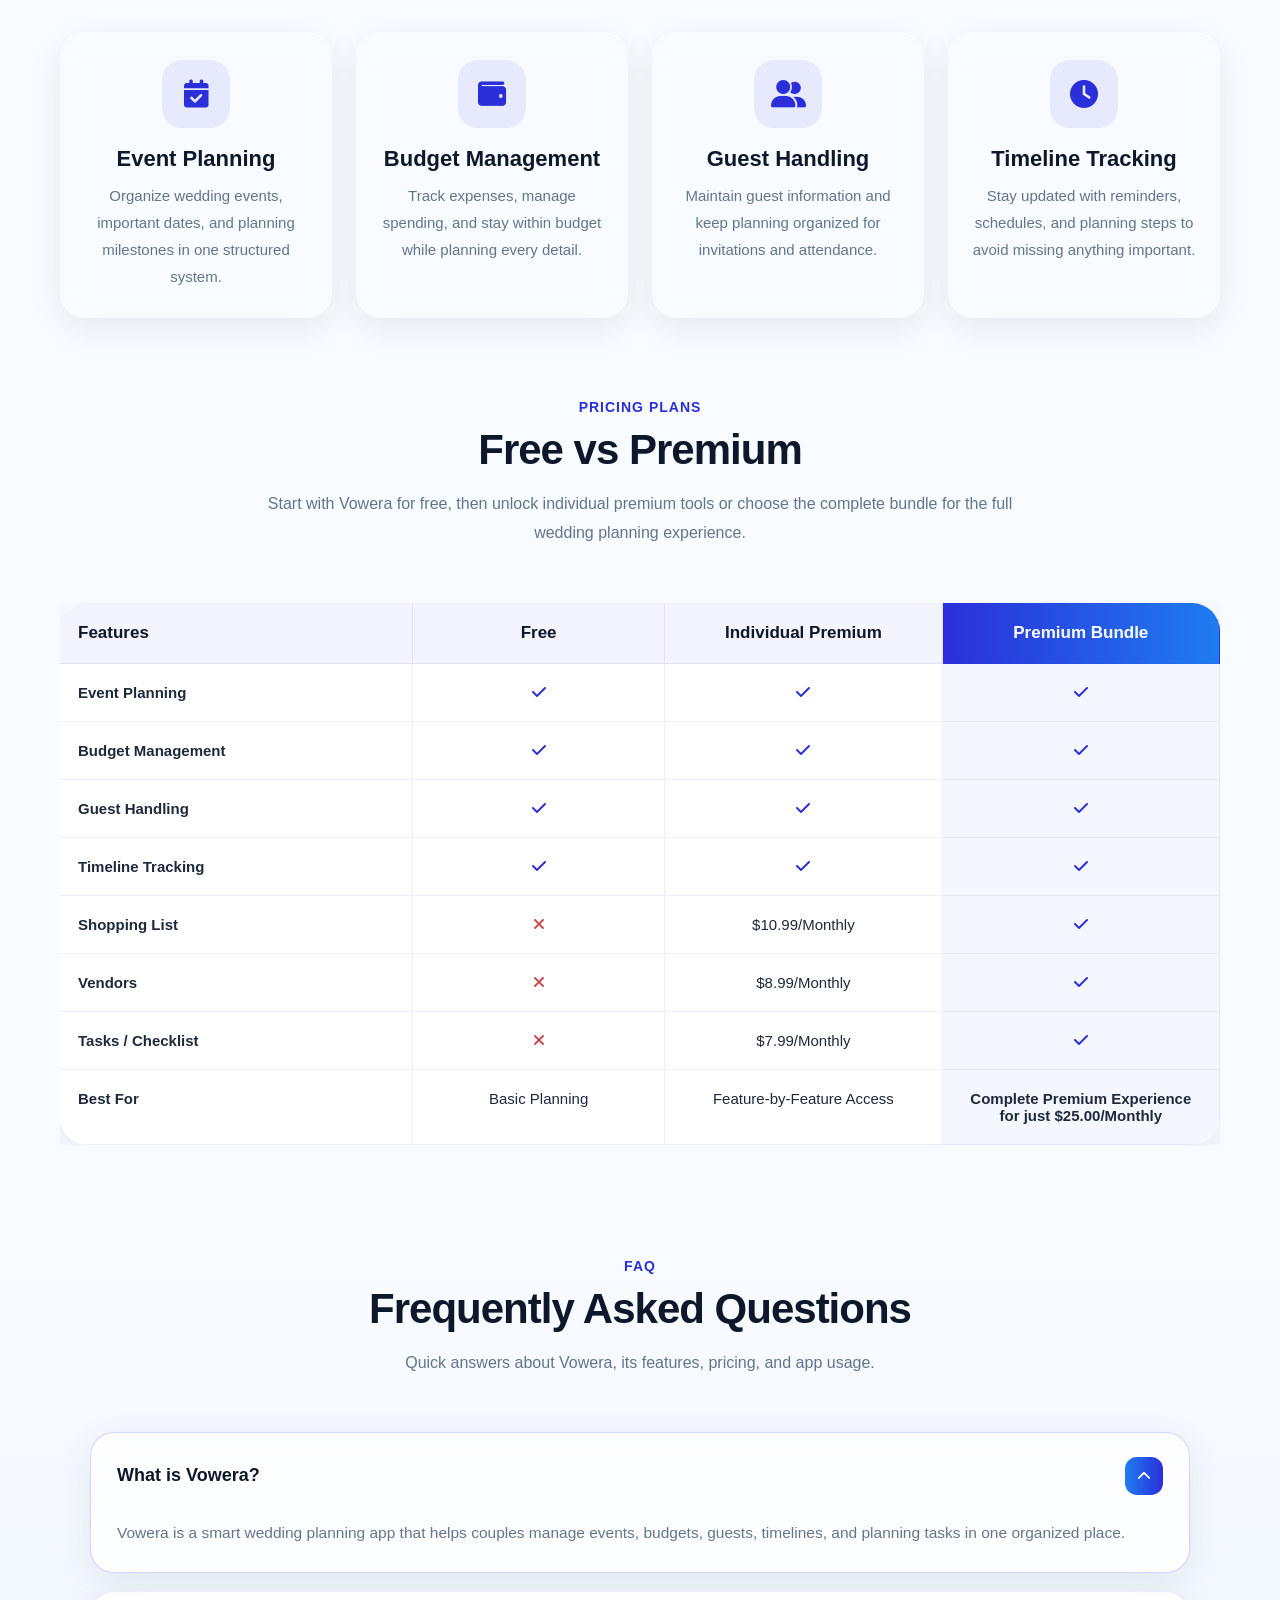
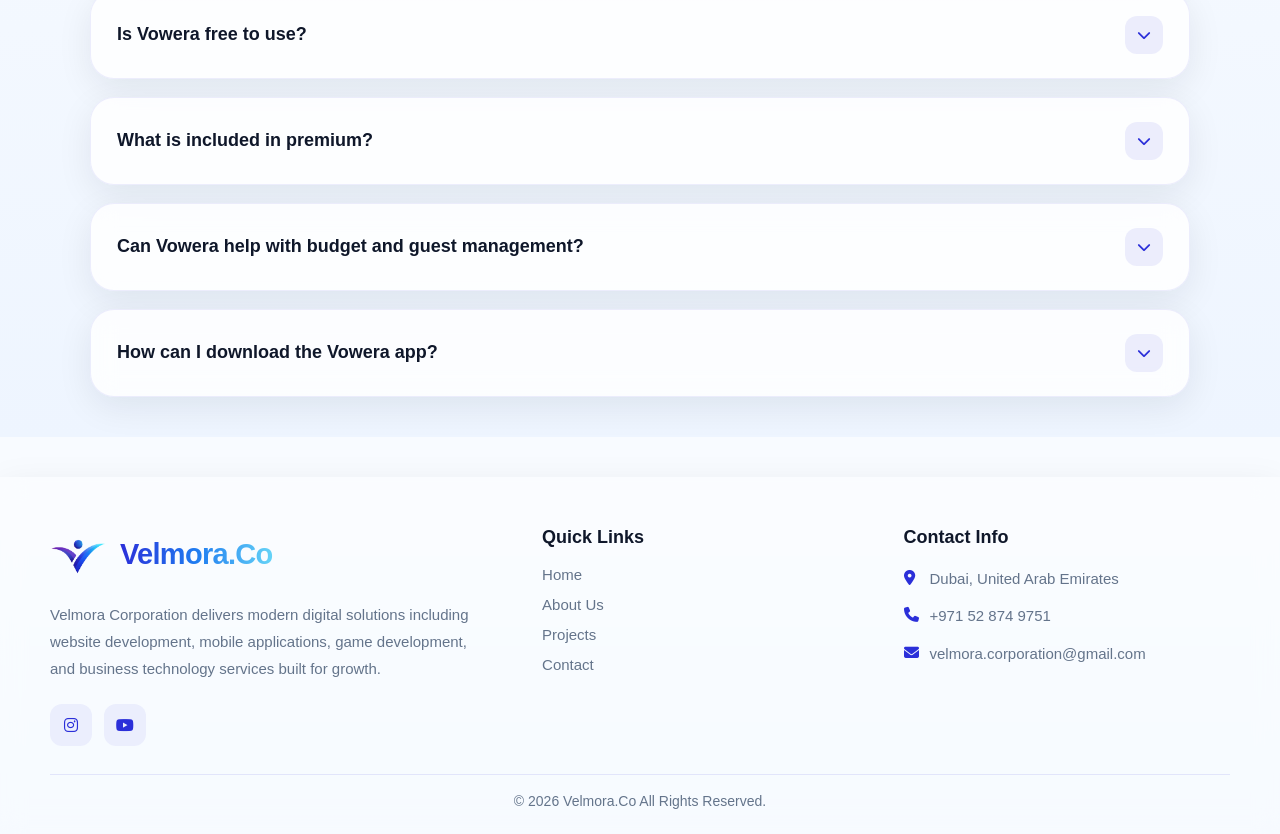
<file: projects.html>
<!DOCTYPE html>
<html lang="en">
<head>
  <meta charset="UTF-8" />
  <meta name="viewport" content="width=device-width, initial-scale=1.0" />
  <title>Projects | Velmora Corporation</title>
  <link rel="stylesheet" href="../Styles/style.css" />
  <link rel="icon" type="image/png" href="../images/Velmora Logo.png"/>
  <link rel="stylesheet" href="https://cdnjs.cloudflare.com/ajax/libs/font-awesome/6.5.2/css/all.min.css">
</head>
<body>

  <!-- Navbar -->
  <section class="navbar-section">
    <nav class="navbar">
      <a href="index.html" class="logo">
        <img src="../images/Velmora Logo.png" alt="Velmora Logo">
        <div class="logo-text">
          <h2>Velmora.co</h2>
        </div>
      </a>

      <button class="menu-toggle" id="menuToggle" aria-label="Toggle Menu">
        <span></span>
        <span></span>
        <span></span>
      </button>

      <div class="nav-menu" id="navMenu">
        <ul class="nav-links">
          <li><a href="index.html">Home</a></li>
          <li><a href="about-us.html">About Us</a></li>
          <li><a href="projects.html" class="active">Projects</a></li>
        </ul>
        <a href="contact-us.html" class="nav-btn">Contact Us</a>
      </div>
    </nav>
  </section>

  <!-- Projects Hero -->
  <section class="projects-hero-section">
    <div class="section-container">
      <div class="projects-hero-box reveal fade-up">
        <span class="projects-hero-badge reveal fade-down delay-1">Our Featured Project</span>
        <h1 class="reveal fade-up delay-2">Vowera – Smart Wedding Planning App</h1>
        <p class="reveal fade-up delay-3">
          Vowera is a modern wedding planning application designed to help couples organize
          their special day with ease. From managing events and budgets to handling guests,
          reminders, and planning details, Vowera brings everything together in one elegant experience.
        </p>
      </div>
    </div>
  </section>

  <!-- Featured Project -->
  <section class="project-detail-section" id="vowera-project">
    <div class="section-container">
      <div class="section-head reveal fade-up">
        <span>Project Showcase</span>
        <h2>About Vowera</h2>
        <p>
          A beautiful and practical wedding planning app built to simplify every stage of preparation.
        </p>
      </div>

      <div class="project-detail-grid">
        <div class="project-image-card reveal fade-up delay-1">
          <img src="../images/vowera-project.png" alt="Vowera App Preview">
        </div>

        <div class="project-info-card reveal fade-up delay-2">
          <h3>Vowera – Wedding Planning Made Easy</h3>
          <p>
            Vowera is designed for couples who want a simple, organized, and stress-free way to plan
            their wedding. The app allows users to track important events, set budgets, manage guest
            lists, create timelines, and stay on top of every detail in one place.
          </p>

          <p>
            The goal of Vowera is to combine elegance with functionality, giving users a smart platform
            that feels modern, easy to use, and truly helpful during one of the most important moments
            of their lives.
          </p>

          <div class="project-tags">
            <span>Android App</span>
            <span>Wedding Planning</span>
            <span>UI/UX Design</span>
            <span>Mobile Development</span>
          </div>

          <div class="project-download-box reveal fade-up delay-3">
            <h4>Download APK</h4>
            <p>
              Plan smarter, love deeper — download Vowera and make your wedding journey beautifully organized.
            </p>
            <a id="apkDownload" class="primary-btn download-pulse" download>
              <i class="fa-solid fa-download"></i>
              Download Vowera APK
            </a>
          </div>
        </div>
      </div>
    </div>
  </section>

  <!-- Features -->
  <section class="project-features-section">
    <div class="section-container">
      <div class="section-head reveal fade-up">
        <span>Key Features</span>
        <h2>What Vowera Offers</h2>
        <p>
          Vowera is built to make wedding planning organized, efficient, and enjoyable.
        </p>
      </div>

      <div class="project-features-grid">
        <div class="feature-card reveal fade-up delay-1">
          <div class="feature-icon floating-icon"><i class="fa-solid fa-calendar-check"></i></div>
          <h3>Event Planning</h3>
          <p>Organize wedding events, important dates, and planning milestones in one structured system.</p>
        </div>

        <div class="feature-card reveal fade-up delay-2">
          <div class="feature-icon floating-icon"><i class="fa-solid fa-wallet"></i></div>
          <h3>Budget Management</h3>
          <p>Track expenses, manage spending, and stay within budget while planning every detail.</p>
        </div>

        <div class="feature-card reveal fade-up delay-3">
          <div class="feature-icon floating-icon"><i class="fa-solid fa-user-group"></i></div>
          <h3>Guest Handling</h3>
          <p>Maintain guest information and keep planning organized for invitations and attendance.</p>
        </div>

        <div class="feature-card reveal fade-up delay-4">
          <div class="feature-icon floating-icon"><i class="fa-solid fa-clock"></i></div>
          <h3>Timeline Tracking</h3>
          <p>Stay updated with reminders, schedules, and planning steps to avoid missing anything important.</p>
        </div>
      </div>
    </div>
  </section>

  <section class="pricing-section">
    <div class="section-container">
      <div class="section-head reveal fade-up">
        <span>Pricing Plans</span>
        <h2>Free vs Premium</h2>
        <p>
          Start with Vowera for free, then unlock individual premium tools or choose the complete bundle for the full wedding planning experience.
        </p>
      </div>

      <div class="pricing-table-wrapper reveal fade-up delay-1">
        <div class="pricing-table">
          <div class="pricing-table-head pricing-table-feature">Features</div>
          <div class="pricing-table-head">Free</div>
          <div class="pricing-table-head">Individual Premium</div>
          <div class="pricing-table-head pricing-table-bundle-head">Premium Bundle</div>

          <div class="pricing-table-cell pricing-table-feature">Event Planning</div>
          <div class="pricing-table-cell"><i class="fa-solid fa-check"></i></div>
          <div class="pricing-table-cell"><i class="fa-solid fa-check"></i></div>
          <div class="pricing-table-cell pricing-table-bundle"><i class="fa-solid fa-check"></i></div>

          <div class="pricing-table-cell pricing-table-feature">Budget Management</div>
          <div class="pricing-table-cell"><i class="fa-solid fa-check"></i></div>
          <div class="pricing-table-cell"><i class="fa-solid fa-check"></i></div>
          <div class="pricing-table-cell pricing-table-bundle"><i class="fa-solid fa-check"></i></div>

          <div class="pricing-table-cell pricing-table-feature">Guest Handling</div>
          <div class="pricing-table-cell"><i class="fa-solid fa-check"></i></div>
          <div class="pricing-table-cell"><i class="fa-solid fa-check"></i></div>
          <div class="pricing-table-cell pricing-table-bundle"><i class="fa-solid fa-check"></i></div>

          <div class="pricing-table-cell pricing-table-feature">Timeline Tracking</div>
          <div class="pricing-table-cell"><i class="fa-solid fa-check"></i></div>
          <div class="pricing-table-cell"><i class="fa-solid fa-check"></i></div>
          <div class="pricing-table-cell pricing-table-bundle"><i class="fa-solid fa-check"></i></div>

          <div class="pricing-table-cell pricing-table-feature">Shopping List</div>
          <div class="pricing-table-cell"><i class="fa-solid fa-xmark pricing-x"></i></div>
          <div class="pricing-table-cell">$10.99/Monthly</div>
          <div class="pricing-table-cell pricing-table-bundle"><i class="fa-solid fa-check"></i></div>

          <div class="pricing-table-cell pricing-table-feature">Vendors</div>
          <div class="pricing-table-cell"><i class="fa-solid fa-xmark pricing-x"></i></div>
          <div class="pricing-table-cell">$8.99/Monthly</div>
          <div class="pricing-table-cell pricing-table-bundle"><i class="fa-solid fa-check"></i></div>

          <div class="pricing-table-cell pricing-table-feature">Tasks / Checklist</div>
          <div class="pricing-table-cell"><i class="fa-solid fa-xmark pricing-x"></i></div>
          <div class="pricing-table-cell">$7.99/Monthly</div>
          <div class="pricing-table-cell pricing-table-bundle"><i class="fa-solid fa-check"></i></div>

          <div class="pricing-table-cell pricing-table-feature">Best For</div>
          <div class="pricing-table-cell">Basic Planning</div>
          <div class="pricing-table-cell">Feature-by-Feature Access</div>
          <div class="pricing-table-cell pricing-table-bundle">Complete Premium Experience for just $25.00/Monthly</div>
        </div>
      </div>

    </div>
  </section>

  <!-- Frequently Asked Questions -->
  <section class="faq-section">
    <div class="section-container">
      <div class="section-head reveal fade-up">
        <span>FAQ</span>
        <h2>Frequently Asked Questions</h2>
        <p>
          Quick answers about Vowera, its features, pricing, and app usage.
        </p>
      </div>

      <div class="faq-wrapper">

        <div class="faq-item reveal fade-up delay-1 faq-open">
          <button class="faq-question" type="button" aria-expanded="true">
            <span>What is Vowera?</span>
            <i class="fa-solid fa-chevron-down"></i>
          </button>

          <div class="faq-answer">
            <div class="faq-answer-inner">
              <p>
                Vowera is a smart wedding planning app that helps couples manage events,
                budgets, guests, timelines, and planning tasks in one organized place.
              </p>
            </div>
          </div>
        </div>

        <div class="faq-item reveal fade-up delay-2">
          <button class="faq-question" type="button" aria-expanded="false">
            <span>Is Vowera free to use?</span>
            <i class="fa-solid fa-chevron-down"></i>
          </button>

          <div class="faq-answer">
            <div class="faq-answer-inner">
              <p>
                Yes, Vowera includes free features such as event planning, budget management,
                guest handling, and timeline tracking.
              </p>
            </div>
          </div>
        </div>

        <div class="faq-item reveal fade-up delay-3">
          <button class="faq-question" type="button" aria-expanded="false">
            <span>What is included in premium?</span>
            <i class="fa-solid fa-chevron-down"></i>
          </button>

          <div class="faq-answer">
            <div class="faq-answer-inner">
              <p>
                Premium features include shopping list, vendors, tasks, and checklist tools.
                Users can unlock tools individually or choose the complete premium bundle.
              </p>
            </div>
          </div>
        </div>

        <div class="faq-item reveal fade-up delay-4">
          <button class="faq-question" type="button" aria-expanded="false">
            <span>Can Vowera help with budget and guest management?</span>
            <i class="fa-solid fa-chevron-down"></i>
          </button>

          <div class="faq-answer">
            <div class="faq-answer-inner">
              <p>
                Yes, Vowera helps users track wedding expenses, manage guest details,
                organize plans, and keep everything structured.
              </p>
            </div>
          </div>
        </div>

        <div class="faq-item reveal fade-up delay-5">
          <button class="faq-question" type="button" aria-expanded="false">
            <span>How can I download the Vowera app?</span>
            <i class="fa-solid fa-chevron-down"></i>
          </button>

          <div class="faq-answer">
            <div class="faq-answer-inner">
              <p>
                You can download the Vowera APK directly from the download button available
                in the project showcase section.
              </p>
            </div>
          </div>
        </div>

      </div>
    </div>
  </section>

  <!-- Footer -->
  <footer class="footer">
    <div class="footer-container">

      <div class="footer-grid">
        <div class="footer-brand">
          <a href="#" class="footer-logo">
            <img src="../images/Velmora Logo.png" alt="Velmora Logo">
            <div class="footer-logo-text">
              <h2>Velmora.Co</h2>
            </div>
          </a>

          <p class="footer-description">
            Velmora Corporation delivers modern digital solutions including website development,
            mobile applications, game development, and business technology services built for growth.
          </p>

          <div class="footer-socials">
            <a href="https://www.instagram.com/velmora.corporation/"><i class="fa-brands fa-instagram"></i></a>
            <a href="http://youtube.com/@Velmora-Co"><i class="fa-brands fa-youtube"></i></a>
          </div>
        </div>

        <div class="footer-column">
          <h3>Quick Links</h3>
          <ul>
            <li><a href="index.html">Home</a></li>
            <li><a href="about-us.html">About Us</a></li>
            <li><a href="projects.html">Projects</a></li>
            <li><a href="contact-us.html">Contact</a></li>
          </ul>
        </div>

        <div class="footer-column">
          <h3>Contact Info</h3>
          <ul class="footer-contact">
            <li><i class="fa-solid fa-location-dot"></i><span>Dubai, United Arab Emirates</span></li>
            <li><i class="fa-solid fa-phone"></i><span>+971 52 874 9751</span></li>
            <li><i class="fa-solid fa-envelope"></i><span>velmora.corporation@gmail.com</span></li>
          </ul>
        </div>
      </div>

      <div class="footer-bottom">
        <p>© 2026 Velmora.Co All Rights Reserved.</p>
      </div>

    </div>
  </footer>

  <button id="backToTop" class="back-to-top" aria-label="Back to top">
    <i class="fa-solid fa-arrow-up"></i>
  </button>

  <script src="../Scripts/script.js"></script>

  <script>

      const apkLink = document.getElementById("apkDownload");

  apkLink.href =
    location.hostname === "127.0.0.1" || location.hostname === "localhost"
      ? "vowera.apk"
      : "vowera.apk";

    const revealElements = document.querySelectorAll('.reveal');
    const navbarSection = document.querySelector('.navbar-section');
    const backToTopBtn = document.getElementById('backToTop');

    let lastScrollTop = 0;

    const revealOnScroll = () => {
      revealElements.forEach((el) => {
        const windowHeight = window.innerHeight;
        const elementTop = el.getBoundingClientRect().top;
        const revealPoint = 100;

        if (elementTop < windowHeight - revealPoint) {
          el.classList.add('active');
        }
      });
    };

    const handleScrollEffects = () => {
      const currentScroll = window.pageYOffset || document.documentElement.scrollTop;

      if (currentScroll <= 10) {
        navbarSection.classList.remove('scrolled', 'hide-nav');
        navbarSection.classList.add('show-nav');
        backToTopBtn.classList.remove('show');
      } else {
        navbarSection.classList.add('scrolled');
        backToTopBtn.classList.add('show');

        if (currentScroll > lastScrollTop) {
          navbarSection.classList.add('hide-nav');
          navbarSection.classList.remove('show-nav');
        } else {
          navbarSection.classList.add('show-nav');
          navbarSection.classList.remove('hide-nav');
        }
      }

      lastScrollTop = currentScroll <= 0 ? 0 : currentScroll;
    };

    backToTopBtn.addEventListener('click', () => {
      window.scrollTo({
        top: 0,
        behavior: 'smooth'
      });
    });

    window.addEventListener('scroll', () => {
      revealOnScroll();
      handleScrollEffects();
    });

    window.addEventListener('load', () => {
      revealOnScroll();
      handleScrollEffects();
    });
  </script>
</body>
</html>
</file>
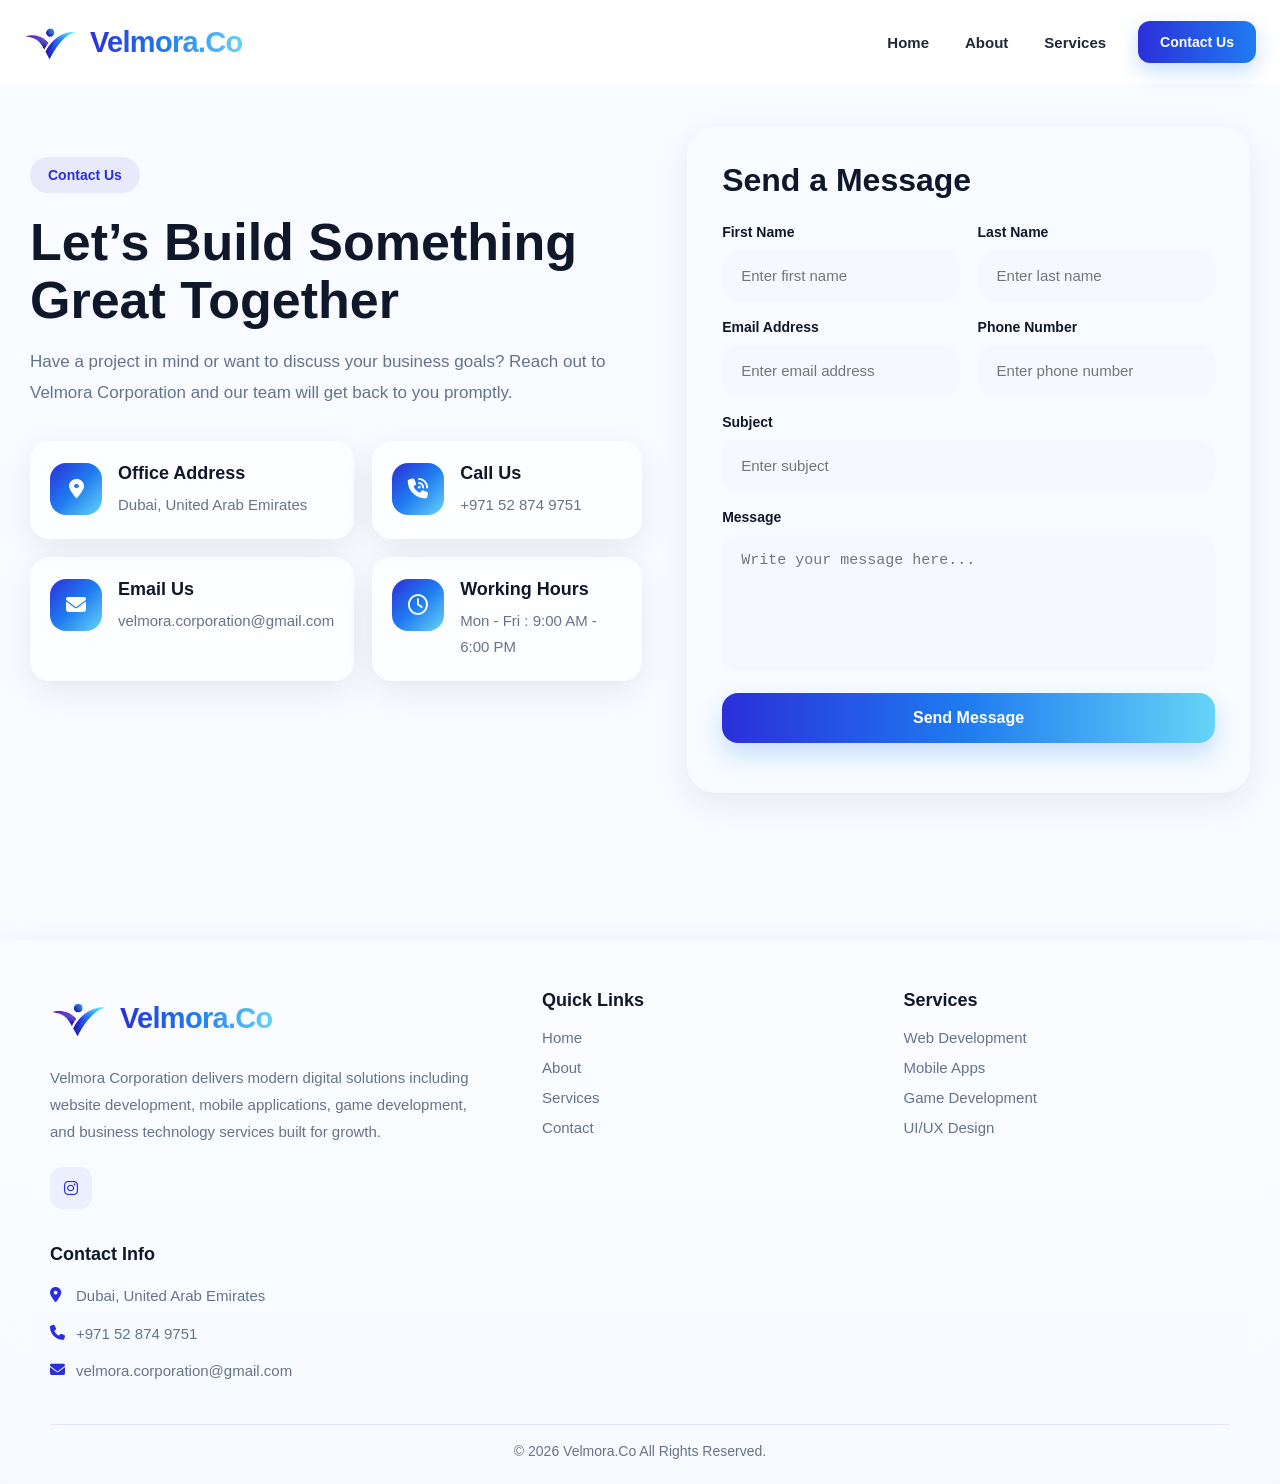
<file: pages/contact-us.html>
<!-- contact.html -->
<!DOCTYPE html>
<html lang="en">
<head>
  <meta charset="UTF-8" />
  <meta name="viewport" content="width=device-width, initial-scale=1.0" />
  <title>Contact Us | Velmora Corporation</title>
  <link rel="icon" type="image/png" href="../images/Velmora Logo.png"/>
  <link rel="stylesheet" href="../Styles/contact.css" />
  <link rel="stylesheet" href="https://cdnjs.cloudflare.com/ajax/libs/font-awesome/6.5.2/css/all.min.css">
</head>
<body>

<section class="navbar-section">
    <nav class="navbar">
      <a href="../Pages/index.html" class="logo">
        <img src="../images/Velmora Logo.png" alt="Velmora Logo">
        <div class="logo-text">
          <h2>Velmora.Co</h2>
        </div>
      </a>

      <button class="menu-toggle" id="menuToggle" aria-label="Toggle Menu">
        <span></span>
        <span></span>
        <span></span>
      </button>

      <div class="nav-menu" id="navMenu">
        <ul class="nav-links">
          <li><a href="../Pages/index.html">Home</a></li>
          <li><a href="#">About</a></li>
          <li><a href="#">Services</a></li>
        </ul>
        <a href="../Pages/contact-us.html" class="nav-btn">Contact Us</a>
      </div>
    </nav>
  </section>

  <section class="contact-hero">
    <div class="contact-container">
      <div class="contact-left">
        <p class="section-tag">Contact Us</p>
        <h1>Let’s Build Something Great Together</h1>
        <p class="hero-text">
          Have a project in mind or want to discuss your business goals?
          Reach out to Velmora Corporation and our team will get back to you promptly.
        </p>

        <div class="contact-info-list">
          <div class="info-card">
            <div class="info-icon">
              <i class="fa-solid fa-location-dot"></i>
            </div>
            <div>
              <h3>Office Address</h3>
              <p>Dubai, United Arab Emirates</p>
            </div>
          </div>

          <div class="info-card">
            <div class="info-icon">
              <i class="fa-solid fa-phone-volume"></i>
            </div>
            <div>
              <h3>Call Us</h3>
              <p>+971 52 874 9751</p>
            </div>
          </div>

          <div class="info-card">
            <div class="info-icon">
              <i class="fa-solid fa-envelope"></i>
            </div>
            <div>
              <h3>Email Us</h3>
              <p>velmora.corporation@gmail.com</p>
            </div>
          </div>

          <div class="info-card">
            <div class="info-icon">
              <i class="fa-regular fa-clock"></i>
            </div>
            <div>
              <h3>Working Hours</h3>
              <p>Mon - Fri : 9:00 AM - 6:00 PM</p>
            </div>
          </div>
        </div>
      </div>

      <div class="contact-right">
        <form class="contact-form" id="contactForm">
          <h2>Send a Message</h2>

          <div class="input-row">
            <div class="input-group">
              <label for="firstName">First Name</label>
              <input type="text" id="firstName" placeholder="Enter first name" required />
            </div>

            <div class="input-group">
              <label for="lastName">Last Name</label>
              <input type="text" id="lastName" placeholder="Enter last name" required />
            </div>
          </div>

          <div class="input-row">
            <div class="input-group">
              <label for="email">Email Address</label>
              <input type="email" id="email" placeholder="Enter email address" required />
            </div>

            <div class="input-group">
              <label for="phone">Phone Number</label>
              <input type="text" id="phone" placeholder="Enter phone number" />
            </div>
          </div>

          <div class="input-group">
            <label for="subject">Subject</label>
            <input type="text" id="subject" placeholder="Enter subject" required />
          </div>

          <div class="input-group">
            <label for="message">Message</label>
            <textarea id="message" rows="6" placeholder="Write your message here..." required></textarea>
          </div>

          <button type="submit" class="contact-btn">Send Message</button>
          <p class="form-message" id="formMessage"></p>
        </form>
      </div>
    </div>
  </section>

  <footer class="footer">
  <div class="footer-container">

    <div class="footer-grid">
      <div class="footer-brand">
        <a href="#" class="footer-logo">
          <img src="../images/Velmora Logo.png" alt="Velmora Logo">
          <div class="footer-logo-text">
            <h2>Velmora.Co</h2>
          </div>
        </a>

        <p class="footer-description">
          Velmora Corporation delivers modern digital solutions including website development,
          mobile applications, game development, and business technology services built for growth.
        </p>

        <div class="footer-socials">
          <a href="https://www.instagram.com/velmora.corporation/"><i class="fa-brands fa-instagram"></i></a>
        </div>
      </div>

      <div class="footer-column">
        <h3>Quick Links</h3>
        <ul>
          <li><a href="../pages/index.html">Home</a></li>
          <li><a href="#">About</a></li>
          <li><a href="#">Services</a></li>
          <li><a href="../pages/contact.html">Contact</a></li>
        </ul>
      </div>

      <div class="footer-column">
        <h3>Services</h3>
        <ul>
          <li><a href="#">Web Development</a></li>
          <li><a href="#">Mobile Apps</a></li>
          <li><a href="#">Game Development</a></li>
          <li><a href="#">UI/UX Design</a></li>
        </ul>
      </div>

      <div class="footer-column">
        <h3>Contact Info</h3>
        <ul class="footer-contact">
          <li><i class="fa-solid fa-location-dot"></i><span>Dubai, United Arab Emirates</span></li>
          <li><i class="fa-solid fa-phone"></i><span>+971 52 874 9751</span></li>
          <li><i class="fa-solid fa-envelope"></i><span>velmora.corporation@gmail.com</span></li>
        </ul>
      </div>
    </div>

    <div class="footer-bottom">
      <p>© 2026 Velmora.Co All Rights Reserved.</p>
    </div>

  </div>
</footer> 

  <script src="../Scripts/contact.js"></script>
</body>
</html>
</file>
<file: Styles/style.css>
*{
  margin:0;
  padding:0;
  box-sizing:border-box;
}

:root{
  --primary:#2b2fd9;
  --secondary:#1f7cf0;
  --accent:#66d4f7;
  --dark:#0f172a;
  --text:#1e293b;
  --muted:#64748b;
  --white:#ffffff;
  --shadow:0 10px 35px rgba(15,23,42,0.08);
}

body{
  font-family: Arial, Helvetica, sans-serif;
  background:#f8fbff;
}

/* =========================
   HEADER SHOW / HIDE ON SCROLL
========================= */

.navbar-section{
  width:100%;
  position:fixed;
  top:0;
  left:0;
  z-index:1000;
  transition:transform 0.35s ease, padding 0.35s ease, background 0.35s ease;
}

.navbar-section.scrolled .navbar{
  box-shadow:0 14px 35px rgba(15,23,42,0.10);
}

.navbar-section.hide-nav{
  transform:translateY(-120%);
}

.navbar-section.show-nav{
  transform:translateY(0);
}

.navbar{
  margin:0 auto;
  background:rgba(255,255,255,0.96);
  display:flex;
  align-items:center;
  justify-content:space-between;
  padding:16px 24px;
  position:relative;
}

.logo{
  display:flex;
  align-items:center;
  gap:14px;
  text-decoration:none;
}

.logo img{
  width:52px;
  height:52px;
  object-fit:contain;
  display:block;
}

.logo-text{
  display:flex;
  flex-direction:column;
  line-height:1;
}

.logo-text h2{
  font-size:29px;
  font-weight:800;
  letter-spacing:-0.7px;
  background:linear-gradient(90deg,var(--primary),var(--secondary),var(--accent));
  -webkit-background-clip:text;
  -webkit-text-fill-color:transparent;
  background-clip:text;
  color:transparent;
}

.logo-text span{
  margin-top:6px;
  font-size:11px;
  letter-spacing:4px;
  text-transform:uppercase;
  color:var(--muted);
}

.nav-menu{
  display:flex;
  align-items:center;
  gap:18px;
}

.nav-links{
  list-style:none;
  display:flex;
  align-items:center;
  gap:8px;
}

.nav-links li a{
  text-decoration:none;
  color:var(--text);
  font-size:15px;
  font-weight:600;
  padding:12px 14px;
  display:inline-block;
  position:relative;
  transition:color 0.3s ease;
}

.nav-links li a::after{
  content:"";
  position:absolute;
  left:0;
  bottom:4px;
  width:0;
  height:2px;
  background:linear-gradient(90deg,var(--primary),var(--secondary),var(--accent));
  transition:width 0.35s ease;
  border-radius:20px;
}

.nav-links li a:hover{
  color:var(--secondary);
}

.nav-links li a:hover::after,
.nav-links li a.active::after{
  width:100%;
}

.nav-links li a.active{
  color:var(--primary);
}

.nav-btn{
  text-decoration:none;
  color:var(--white);
  font-size:14px;
  font-weight:700;
  padding:13px 22px;
  border-radius:12px;
  background:linear-gradient(90deg,var(--primary),var(--secondary));
  transition:all 0.3s ease;
  box-shadow:0 8px 20px rgba(31,124,240,0.25);
}

.nav-btn:hover{
  transform:translateY(-2px);
  box-shadow:0 12px 24px rgba(31,124,240,0.28);
}

.menu-toggle{
  display:none;
  width:35px;
  height:35px;
  border:none;
  outline:none;
  cursor:pointer;
  border-radius:12px;
  background:rgba(31,124,240,0.08);
  align-items:center;
  justify-content:center;
  flex-direction:column;
  gap:5px;
}

.menu-toggle span{
  width:15px;
  height:2.5px;
  border-radius:10px;
  background:var(--primary);
  transition:0.3s ease;
  display:block;
}

.menu-toggle.active span:nth-child(1){
  transform:translateY(7px) rotate(45deg);
}

.menu-toggle.active span:nth-child(2){
  opacity:0;
}

.menu-toggle.active span:nth-child(3){
  transform:translateY(-8px) rotate(-45deg);
}

@media (max-width: 992px){
  .logo-text h2{
    font-size:22px;
  }

  .menu-toggle{
    display:flex;
  }

  .nav-menu{
    position:absolute;
    top:calc(100% + 0px);
    right:0;
    width:100%;
    background:#ffffff;
    box-shadow:var(--shadow);
    padding:18px;
    flex-direction:column;
    align-items:stretch;
    opacity:0;
    visibility:hidden;
    transform:translateY(-12px);
    transition:all 0.3s ease;
  }

  .nav-menu.show{
    opacity:1;
    visibility:visible;
    transform:translateY(0);
  }

  .nav-links{
    flex-direction:column;
    align-items:stretch;
    width:100%;
  }

  .nav-links li a{
    width:100%;
    padding:14px 0;
  }

  .nav-links li a::after{
    bottom:8px;
  }

  .nav-btn{
    display:block;
    text-align:center;
    width:100%;
  }
}

@media (max-width: 576px){
  /* .navbar-section{
    padding:14px;
  } */


  .logo{
    gap:10px;
  }

  .logo img{
    width:46px;
    height:46px;
  }

  .logo-text h2{
    font-size:15px;
  }

  .logo-text span{
    font-size:5px;
    letter-spacing:3px;
  }
  .nav-links li a{
  font-size:10px;
  font-weight:200;
  padding:10px 12px;
  }

  .nav-btn{
    font-size:12px;
    padding:10px 16px;
  }

}

/* =========================
   FAQ SECTION
========================= */

.faq-section {
  width: 100%;
  padding: 20px 30px;
  background: linear-gradient(180deg, #f8fbff 0%, #eef5ff 100%);
}

.faq-wrapper {
  max-width: 1100px;
  margin: 0 auto;
  display: flex;
  flex-direction: column;
  gap: 18px;
}

.faq-item {
  background: rgba(255, 255, 255, 0.82);
  backdrop-filter: blur(12px);
  -webkit-backdrop-filter: blur(12px);
  border-radius: 24px;
  box-shadow: var(--shadow);
  border: 1px solid rgba(43, 47, 217, 0.08);
  overflow: hidden;
  transition:
    transform 0.35s ease,
    box-shadow 0.35s ease,
    border-color 0.35s ease;
}

.faq-item:hover {
  transform: translateY(-4px);
  box-shadow: 0 18px 45px rgba(15, 23, 42, 0.12);
  border-color: rgba(31, 124, 240, 0.18);
}

.faq-item.faq-open {
  border-color: rgba(43, 47, 217, 0.20);
}

.faq-question {
  width: 100%;
  border: none;
  outline: none;
  background: transparent;
  cursor: pointer;
  padding: 24px 26px;
  display: flex;
  align-items: center;
  justify-content: space-between;
  gap: 18px;
  text-align: left;
}

.faq-question span {
  font-size: 18px;
  font-weight: 700;
  color: var(--dark);
  line-height: 1.4;
}

.faq-question i {
  width: 38px;
  height: 38px;
  min-width: 38px;
  border-radius: 12px;
  display: flex;
  align-items: center;
  justify-content: center;
  background: rgba(43, 47, 217, 0.08);
  color: var(--primary);
  font-size: 14px;
  transition:
    transform 0.35s ease,
    background 0.35s ease,
    color 0.35s ease;
}

.faq-item.faq-open .faq-question i {
  transform: rotate(180deg);
  background: linear-gradient(90deg, var(--primary), var(--secondary));
  color: #ffffff;
}

.faq-answer {
  max-height: 0;
  overflow: hidden;
  opacity: 0;
  transition:
    max-height 0.45s ease,
    opacity 0.35s ease;
}

.faq-answer-inner {
  padding: 0 26px 24px;
}

.faq-answer p {
  font-size: 15.5px;
  line-height: 1.85;
  color: var(--muted);
}

/* optional delay because your CSS had delay-1 to delay-4 only */
.delay-5 {
  transition-delay: 0.75s;
}

@media (max-width: 768px) {
  .faq-section {
    padding: 20px 18px;
  }

  .faq-question {
    padding: 20px 18px;
  }

  .faq-question span {
    font-size: 16px;
  }

  .faq-answer-inner {
    padding: 0 18px 20px;
  }

  .faq-answer p {
    font-size: 14.5px;
  }

  .faq-question i {
    width: 34px;
    height: 34px;
    min-width: 34px;
  }
}

@media (max-width: 480px) {
  .faq-section {
    padding: 0;
  }

  .faq-item {
    border-radius: 18px;
  }
}

.footer{
  width:100%;
  background:linear-gradient(180deg,#eef5ff 0%, #dfeeff 100%);
  margin-top:40px;
}

.footer-container{
  margin:0 auto;
  background:rgba(255,255,255,0.72);
  backdrop-filter:blur(12px);
  -webkit-backdrop-filter:blur(12px);
  box-shadow:var(--shadow);
  padding:50px 50px 25px;
}

.footer-grid{
  display:grid;
  grid-template-columns:1.4fr 1fr 1fr;
  gap:35px;
  padding-bottom:28px;
  border-bottom:1px solid rgba(43,47,217,0.10);
}

.footer-brand{
  padding-right:15px;
}

.footer-logo{
  display:flex;
  align-items:center;
  gap:14px;
  text-decoration:none;
  margin-bottom:18px;
}

.footer-logo img{
  width:56px;
  height:56px;
  object-fit:contain;
  display:block;
}

.footer-logo-text{
  display:flex;
  flex-direction:column;
  line-height:1;
}

.footer-logo-text h2{
  font-size:29px;
  font-weight:800;
  letter-spacing:-0.7px;
  background:linear-gradient(90deg,var(--primary),var(--secondary),var(--accent));
  -webkit-background-clip:text;
  -webkit-text-fill-color:transparent;
  background-clip:text;
  color:transparent;
}

.footer-description{
  font-size:15px;
  line-height:1.8;
  color:var(--muted);
  margin-bottom:22px;
  max-width:420px;
}

.footer-socials{
  display:flex;
  align-items:center;
  gap:12px;
}

.footer-socials a{
  width:42px;
  height:42px;
  display:flex;
  align-items:center;
  justify-content:center;
  border-radius:12px;
  text-decoration:none;
  color:var(--primary);
  background:rgba(43,47,217,0.06);
  transition:all 0.3s ease;
}

.footer-socials a:hover{
  color:var(--white);
  background:linear-gradient(90deg,var(--primary),var(--secondary),var(--accent));
  transform:translateY(-2px);
}

.footer-column h3{
  font-size:18px;
  font-weight:700;
  color:var(--dark);
  margin-bottom:18px;
}

.footer-column ul{
  list-style:none;
}

.footer-column ul li{
  margin-bottom:12px;
}

.footer-column ul li a{
  text-decoration:none;
  color:var(--muted);
  font-size:15px;
  transition:0.3s ease;
}

.footer-column ul li a:hover{
  color:var(--secondary);
  padding-left:4px;
}

.footer-contact li{
  display:flex;
  align-items:flex-start;
  gap:10px;
  color:var(--muted);
  font-size:15px;
  line-height:1.7;
}

.footer-contact li i{
  color:var(--primary);
  margin-top:4px;
  min-width:16px;
}

.footer-bottom{
  padding-top:18px;
  align-items:center;
  justify-content:center;
  gap:12px;
  display:flex;
}

.footer-bottom p{
  font-size:14px;
  color:var(--muted);
}

@media (max-width: 1100px){
  .footer-grid{
    grid-template-columns:1fr 1fr;
  }
}

@media (max-width: 768px){
  .footer{
    padding:45px 18px 18px;
  }

  .footer-container{
    padding:28px 20px 18px;
    border-radius:22px;
  }

  .footer-grid{
    grid-template-columns:1fr;
    gap:28px;
  }

  .footer-brand{
    padding-right:0;
  }

  .footer-bottom{
    flex-direction:column;
    align-items:center;
    text-align:center;
  }
}

@media (max-width: 480px){
  .footer-logo{
    gap:10px;
  }

  .footer-logo img{
    width:46px;
    height:46px;
  }

  .footer-logo-text h2{
    font-size:24px;
  }

  .footer-description,
  .footer-column ul li a,
  .footer-contact li,
  .footer-bottom p{
    font-size:14px;
  }

  .footer-socials a{
    width:38px;
    height:38px;
  }
}

.section-container{
  width:100%;
  padding:20px 30px;

}

.hero-section {
  width: 100%;
  min-height: calc(100vh - 90px);
  padding: 130px 30px 90px;
  display: flex;
  align-items: center;
  position: relative;
  overflow: hidden;

  background-image:
    linear-gradient(
      90deg,
      rgba(248, 251, 255, 0.92) 0%,
      rgba(248, 251, 255, 0.82) 36%,
      rgba(248, 251, 255, 0.38) 55%,
      rgba(248, 251, 255, 0.05) 75%,
      rgba(248, 251, 255, 0) 100%
    ),
    url("../images/hero-bg.png");

  background-size: cover;
  background-position: center right;
  background-repeat: no-repeat;
}

.hero-container{
  margin:0 auto;
  display:grid;
  grid-template-columns:1.1fr 0.9fr;
  align-items:center;
  gap:40px;
  padding:20px 30px;
  width:100%;
  position:relative;
  z-index:2;
}

.hero-content{
  padding-right:10px;
  max-width:760px;
}

.hero-content h1{
  font-size:58px;
  line-height:1.08;
  font-weight:800;
  color:var(--dark);
  margin-bottom:18px;
  letter-spacing:-1.4px;
}

.hero-content p{
  font-size:17px;
  line-height:1.9;
  color:var(--muted);
  margin-bottom:28px;
  max-width:620px;
}


.hero-badge{
  display:inline-block;
  padding:10px 18px;
  border-radius:999px;
  background:rgba(43,47,217,0.08);
  color:var(--primary);
  font-size:14px;
  font-weight:700;
  margin-bottom:18px;
}

.hero-section::before{
  content:"";
  position:absolute;
  top:8%;
  right:8%;
  width:520px;
  height:520px;
  border-radius:50%;
  background:radial-gradient(circle, rgba(102,212,247,0.18) 0%, rgba(43,47,217,0.08) 35%, transparent 70%);
  filter:blur(25px);
  animation:heroGlowFloat 6s ease-in-out infinite;
  z-index:1;
  pointer-events:none;
}

.hero-section::after{
  content:"";
  position:absolute;
  inset:0;
  background:linear-gradient(180deg, rgba(255,255,255,0.04), rgba(255,255,255,0.10));
  z-index:1;
  pointer-events:none;
}

@keyframes heroGlowFloat{
  0%,100%{
    transform:translateY(0) translateX(0);
  }
  50%{
    transform:translateY(-16px) translateX(-10px);
  }
}

.hero-buttons{
  display:flex;
  align-items:center;
  gap:14px;
  flex-wrap:wrap;
  margin-bottom:30px;
}

.primary-btn,
.secondary-btn{
  text-decoration:none;
  font-size:15px;
  font-weight:700;
  padding:14px 24px;
  border-radius:14px;
  transition:all 0.3s ease;
  display:inline-flex;
  align-items:center;
  justify-content:center;
}

.primary-btn{
  color:var(--white);
  background:linear-gradient(90deg,var(--primary),var(--secondary));
  box-shadow:0 8px 20px rgba(31,124,240,0.25);
}

.primary-btn:hover{
  transform:translateY(-2px);
  box-shadow:0 12px 24px rgba(31,124,240,0.28);
}

.secondary-btn{
  color:var(--primary);
  background:#ffffff;
  border:1px solid rgba(43,47,217,0.12);
  box-shadow:var(--shadow);
}

.secondary-btn:hover{
  transform:translateY(-2px);
}

@media (max-width: 1100px){
  .hero-section{
    min-height:auto;
    padding:120px 20px 70px;
    background-position:70% center;
  }

  .hero-container{
    grid-template-columns:1fr;
    padding:10px 0;
  }

  .hero-content h1{
    font-size:42px;
  }
}

@media (max-width: 768px){
  .hero-section{
    padding:110px 18px 60px;
    background-position:72% center;
    background-size:cover;
  }

  .hero-content h1{
    font-size:32px;
    line-height:1.16;
  }

  .hero-content p{
    font-size:15px;
    line-height:1.8;
  }

  .hero-section::before{
    width:280px;
    height:280px;
    right:-20px;
    top:20%;
  }
}

@media (max-width: 480px){
  .hero-section{
    padding:95px 10px 50px;
    background-position:75% center;
  }

  .hero-content h1{
    font-size:31px;
  }
}

.about-section,
.services-section,
.why-section,
.projects-section,
.cta-section{
    padding:20px 30px;
}

.section-head{
  text-align:center;
  max-width:760px;
  margin:0 auto 55px;
}

.section-head span{
  display:inline-block;
  font-size:14px;
  font-weight:800;
  letter-spacing:1px;
  text-transform:uppercase;
  color:var(--primary);
  margin-bottom:10px;
}

.section-head h2{
  font-size:42px;
  line-height:1.18;
  color:var(--dark);
  margin-bottom:14px;
  letter-spacing:-1px;
}

.section-head p{
  font-size:16px;
  line-height:1.85;
  color:var(--muted);
}

.about-grid{
  display:grid;
  grid-template-columns:0.9fr 1.1fr;
  gap:28px;
  align-items:stretch;
}

.about-card,
.service-card,
.why-card,
.project-card,
.cta-box{
  background:rgba(255,255,255,0.78);
  backdrop-filter:blur(12px);
  -webkit-backdrop-filter:blur(12px);
  box-shadow:var(--shadow);
}

.about-card{
  border-radius:28px;
  padding:38px 30px;
  min-height:320px;
  display:flex;
  flex-direction:column;
  justify-content:center;
  text-align:center;
}

.about-icon{
  width:84px;
  height:84px;
  margin:0 auto 20px;
  border-radius:22px;
  background:linear-gradient(135deg,var(--primary),var(--secondary),var(--accent));
  display:flex;
  align-items:center;
  justify-content:center;
  color:#fff;
  font-size:34px;
}

.about-card h3{
  font-size:28px;
  color:var(--dark);
  margin-bottom:12px;
}

.about-card p{
  color:var(--muted);
  font-size:15px;
  line-height:1.85;
}

.about-right{
  display:flex;
  flex-direction:column;
  gap:18px;
  justify-content:center;
}

.about-feature{
  display:flex;
  align-items:flex-start;
  gap:14px;
  background:#ffffff;
  box-shadow:var(--shadow);
  border-radius:18px;
  padding:22px 20px;
}

.about-feature i{
  color:var(--secondary);
  font-size:20px;
  margin-top:4px;
}

.about-feature h4{
  font-size:20px;
  color:var(--dark);
  margin-bottom:6px;
}

.about-feature p{
  color:var(--muted);
  font-size:15px;
  line-height:1.8;
}

.services-grid,
.why-grid,
.projects-grid{
  display:grid;
  gap:24px;
}

.services-grid{
  grid-template-columns:repeat(2, 1fr);
}

.why-grid{
  grid-template-columns:repeat(4, 1fr);
}

.projects-grid{
  grid-template-columns:repeat(3, 1fr);
}

.service-card,
.why-card,
.project-card{
  border-radius:24px;
  padding:28px 24px;
  transition:all 0.3s ease;
}

.service-card:hover,
.why-card:hover,
.project-card:hover{
  transform:translateY(-6px);
}

.service-icon,
.why-card i{
  width:64px;
  height:64px;
  border-radius:18px;
  display:flex;
  align-items:center;
  justify-content:center;
  background:rgba(43,47,217,0.08);
  color:var(--primary);
  font-size:26px;
  margin-bottom:18px;
}

.service-card h3,
.why-card h3,
.project-card h3{
  font-size:22px;
  color:var(--dark);
  margin-bottom:10px;
}

.service-card p,
.why-card p,
.project-card p{
  font-size:15px;
  line-height:1.8;
  color:var(--muted);
}

.cta-box{
  border-radius:30px;
  padding:50px 30px;
  text-align:center;
}

.cta-box h2{
  font-size:42px;
  color:var(--dark);
  margin-bottom:12px;
  letter-spacing:-1px;
}

.cta-box p{
  max-width:700px;
  margin:0 auto 24px;
  font-size:16px;
  line-height:1.85;
  color:var(--muted);
}

@media (max-width: 1100px){
  .hero-container,
  .about-grid{
    grid-template-columns:1fr;
  }

  .services-grid{
    grid-template-columns:repeat(2,1fr);
  }

  .why-grid{
    grid-template-columns:repeat(2,1fr);
  }

  .projects-grid{
    grid-template-columns:repeat(2,1fr);
  }

  .hero-section{
    padding-left:10px;
    padding-right:10px;
    padding-top: 80px;
  }

  .hero-content h1{
    font-size:35px;
  }
}

@media (max-width: 768px){
  .section-container,
  .hero-section{
    padding-left:10px;
    padding-right:10px;
    padding-top: 50px;
  }

  .hero-section{
    padding-top:60px;
  }

  .hero-content h1{
    font-size:30px;
  }

  .section-head h2,
  .cta-box h2{
    font-size:25px;
  }

  .services-grid,
  .why-grid,
  .projects-grid{
    grid-template-columns:1fr;
  }

  .hero-buttons{
    flex-direction:column;
    align-items:stretch;
  }

  .primary-btn,
  .secondary-btn{
    width:100%;
  }

  .hero-visual{
    min-height:auto;
    display:flex;
    flex-direction:column;
    gap:16px;
  }

  .about-feature{
    padding:18px;
  }
}

@media (max-width: 480px){

  .about-section,
  .services-section,
  .why-section,
  .projects-section,
  .cta-section{
      padding:0px;
  }


  .hero-content h1{
    font-size:31px;
    line-height:1.15;
  }

  .hero-content p,
  .section-head p,
  .cta-box p{
    font-size:15px;
  }

  .hero-badge{
    font-size:12px;
    padding:8px 14px;
  }

  .hero-main-card{
    padding:30px 20px;
  }

  .hero-main-card h3{
    font-size:24px;
  }

  .section-head h2,
  .cta-box h2{
    font-size:27px;
  }

  .service-card,
  .why-card,
  .project-card{
    padding:22px 18px;
  }
}

@media (max-width: 480px){
  .section-container{
    padding:15px;
  }

  .hero-section{
    padding-top:80px;
    padding-left: 10px;
    padding-right: 10px;
    font-size: 14px;
  }
}

.about-hero-section,
.about-page-section,
.team-section,
.values-section,
.about-cta-section{
  width:100%;
  padding:20px 30px;
}

.about-page-card,
.team-card,
.value-card,
.about-cta-box{
  background:rgba(255,255,255,0.80);
  backdrop-filter:blur(12px);
  -webkit-backdrop-filter:blur(12px);
  box-shadow:var(--shadow);
}

.about-hero-box{
  border-radius:32px;
  padding:60px 40px;
  text-align:center;
}

.about-hero-badge{
  display:inline-block;
  padding:10px 18px;
  border-radius:999px;
  color:var(--primary);
  font-size:14px;
  font-weight:700;
  margin-bottom:18px;
}

.about-hero-box h1{
  font-size:54px;
  line-height:1.1;
  color:var(--dark);
  margin-bottom:18px;
  letter-spacing:-1.3px;
}

.about-hero-box p{
  max-width:820px;
  margin:0 auto;
  font-size:17px;
  line-height:1.9;
  color:var(--muted);
}

.about-hero-stats{
  margin-top:34px;
  display:flex;
  justify-content:center;
  gap:20px;
  flex-wrap:wrap;
}

.about-hero-stat{
  min-width:180px;
  padding:22px 18px;
  border-radius:20px;
  background:#ffffff;
  box-shadow:var(--shadow);
}

.about-hero-stat h3{
  font-size:30px;
  color:var(--primary);
  margin-bottom:6px;
}

.about-hero-stat p{
  font-size:14px;
  line-height:1.5;
  margin:0;
}

.about-page-grid{
  display:grid;
  grid-template-columns:repeat(3,1fr);
  gap:24px;
}

.about-page-card{
  border-radius:24px;
  padding:30px 24px;
  text-align:center;
  transition:all 0.3s ease;
}

.about-page-card:hover,
.team-card:hover,
.value-card:hover{
  transform:translateY(-6px);
}

.about-page-icon,
.team-avatar{
  width:74px;
  height:74px;
  margin:0 auto 18px;
  border-radius:20px;
  display:flex;
  align-items:center;
  justify-content:center;
  background:rgba(43,47,217,0.08);
  color:var(--primary);
  font-size:30px;
}

.about-page-card h3,
.team-card h3,
.value-card h3{
  font-size:24px;
  color:var(--dark);
  margin-bottom:10px;
}

.about-page-card p,
.team-card p,
.value-card p{
  font-size:15px;
  line-height:1.8;
  color:var(--muted);
}

.team-grid{
  display:grid;
  grid-template-columns:repeat(3,1fr);
  gap:24px;
}

.team-card{
  border-radius:24px;
  padding:30px 24px;
  text-align:center;
  transition:all 0.3s ease;
}

.team-card span{
  display:inline-block;
  margin-bottom:12px;
  color:var(--primary);
  font-size:14px;
  font-weight:700;
}

.values-grid{
  display:grid;
  grid-template-columns:repeat(4,1fr);
  gap:24px;
}

.value-card{
  border-radius:24px;
  padding:28px 22px;
  text-align:center;
  transition:all 0.3s ease;
}

.value-card i{
  width:64px;
  height:64px;
  margin:0 auto 18px;
  border-radius:18px;
  display:flex;
  align-items:center;
  justify-content:center;
  background:rgba(43,47,217,0.08);
  color:var(--primary);
  font-size:26px;
}

.about-cta-box{
  border-radius:30px;
  padding:55px 30px;
  text-align:center;
}

.about-cta-box h2{
  font-size:42px;
  color:var(--dark);
  margin-bottom:12px;
  letter-spacing:-1px;
}

.about-cta-box p{
  max-width:760px;
  margin:0 auto 24px;
  font-size:16px;
  line-height:1.85;
  color:var(--muted);
}

@media (max-width:1100px){
  .about-page-grid{
    grid-template-columns:repeat(2,1fr);
  }

  .team-grid{
    grid-template-columns:repeat(2,1fr);
  }

  .values-grid{
    grid-template-columns:repeat(2,1fr);
  }

  .about-hero-box h1{
    font-size:44px;
  }
}

@media (max-width:768px){
  .about-hero-section,
  .about-page-section,
  .team-section,
  .values-section,
  .about-cta-section{
    padding:20px 18px;
  }

  .about-hero-box{
    padding:40px 22px;
  }

  .about-hero-box h1{
    font-size:34px;
  }

  .about-page-grid,
  .team-grid,
  .values-grid{
    grid-template-columns:1fr;
  }

  .about-cta-box h2{
    font-size:30px;
  }
}

@media (max-width:480px){
  .about-hero-box h1{
    font-size:20px;
    line-height:1.2;
  }

  .about-hero-box p,
  .about-cta-box p{
    font-size:15px;
  }

  .about-page-card,
  .team-card,
  .value-card{
    padding:24px 18px;
  }
}

/* =========================
   ABOUT PAGE ANIMATIONS
========================= */

.reveal{
  opacity:0;
  transition:all 0.9s ease;
  will-change:transform, opacity;
}

.reveal.active{
  opacity:1;
  transform:translateY(0) translateX(0) scale(1);
}

.fade-up{
  transform:translateY(60px);
}

.fade-down{
  transform:translateY(-60px);
}

.fade-left{
  transform:translateX(-60px);
}

.fade-right{
  transform:translateX(60px);
}

.zoom-in{
  transform:scale(0.85);
}

.delay-1{
  transition-delay:0.15s;
}

.delay-2{
  transition-delay:0.3s;
}

.delay-3{
  transition-delay:0.45s;
}

.delay-4{
  transition-delay:0.6s;
}

.floating-icon{
  animation:floatingIcon 3.5s ease-in-out infinite;
}

.about-hero-stat{
  transition:transform 0.35s ease, box-shadow 0.35s ease;
}

.about-hero-stat:hover{
  transform:translateY(-8px) scale(1.03);
}

.about-page-card,
.team-card,
.value-card{
  transition:transform 0.35s ease, box-shadow 0.35s ease;
}

.about-page-card:hover,
.team-card:hover,
.value-card:hover{
  transform:translateY(-10px);
  box-shadow:0 18px 45px rgba(15,23,42,0.14);
}

.team-card:hover .team-avatar,
.about-page-card:hover .about-page-icon,
.value-card:hover i{
  transform:scale(1.08) rotate(4deg);
  transition:all 0.35s ease;
}

.about-hero-badge{
  animation:pulseBadge 2.8s ease-in-out infinite;
}

@keyframes floatingIcon{
  0%,100%{
    transform:translateY(0px);
  }
  50%{
    transform:translateY(-8px);
  }
}

@keyframes heroGlow{
  0%,100%{
    box-shadow:0 10px 35px rgba(15,23,42,0.18);
  }
  50%{
    box-shadow:0 18px 50px rgba(102,212,247,0.18);
  }
}

@keyframes pulseBadge{
  0%,100%{
    transform:scale(1);
  }
  50%{
    transform:scale(1.05);
  }
}

@media (prefers-reduced-motion: reduce){
  .reveal,
  .floating-icon,
  .about-hero-box,
  .about-hero-badge{
    animation:none !important;
    transition:none !important;
    opacity:1 !important;
    transform:none !important;
  }
}
/* =========================
   BACK TO TOP BUTTON
========================= */

.back-to-top{
  position:fixed;
  right:22px;
  bottom:22px;
  width:52px;
  height:52px;
  border:none;
  outline:none;
  border-radius:16px;
  cursor:pointer;
  display:flex;
  align-items:center;
  justify-content:center;
  font-size:18px;
  color:var(--white);
  background:linear-gradient(90deg,var(--primary),var(--secondary));
  box-shadow:0 12px 28px rgba(31,124,240,0.28);
  opacity:0;
  visibility:hidden;
  transform:translateY(20px) scale(0.9);
  transition:all 0.35s ease;
  z-index:1200;
}

.back-to-top.show{
  opacity:1;
  visibility:visible;
  transform:translateY(0) scale(1);
}

.back-to-top:hover{
  transform:translateY(-4px) scale(1.05);
  box-shadow:0 18px 34px rgba(31,124,240,0.32);
}

.back-to-top i{
  pointer-events:none;
}

@media (max-width:768px){
  .navbar-section{
    padding:14px 18px;
  }

  .navbar-section.show-on-scroll{
    padding-top:10px;
    padding-bottom:10px;
  }

  .back-to-top{
    width:46px;
    height:46px;
    right:16px;
    bottom:16px;
    border-radius:14px;
    font-size:16px;
  }
}

/* =========================
   PROJECTS PAGE
========================= */

.projects-hero-section,
.project-detail-section,
.project-features-section,
.project-cta-section{
  width:100%;
  padding:20px 30px;
  padding-top: 50px;
}

.project-image-card,
.project-info-card,
.feature-card,
.project-cta-box{
  backdrop-filter:blur(12px);
  -webkit-backdrop-filter:blur(12px);
  box-shadow:var(--shadow);
}

.projects-hero-box{
  border-radius:32px;
  text-align:center;
  padding-top: 30px;
}

.projects-hero-badge{
  display:inline-block;
  padding:10px 18px;
  border-radius:999px;
  background:rgba(43,47,217,0.08);
  color:var(--primary);
  font-size:14px;
  font-weight:700;
  margin-bottom:18px;
}

.projects-hero-box h1{
  font-size:54px;
  line-height:1.1;
  color:var(--dark);
  margin-bottom:18px;
  letter-spacing:-1.3px;
}

.projects-hero-box p{
  max-width:850px;
  margin:0 auto 28px;
  font-size:17px;
  line-height:1.9;
  color:var(--muted);
}

.project-detail-grid{
  display:grid;
  grid-template-columns:0.95fr 1.05fr;
  gap:28px;
  align-items:stretch;
}

.project-image-card{
  border-radius:28px;
  overflow:hidden;
  min-height:420px;
}

.project-image-card img{
  width:100%;
  height:100%;
  object-fit:cover;
  display:block;
}

.project-info-card{
  border-radius:28px;
  padding:36px 30px;
}

.project-info-card h3{
  font-size:30px;
  color:var(--dark);
  margin-bottom:16px;
}

.project-info-card p{
  font-size:15px;
  line-height:1.9;
  color:var(--muted);
  margin-bottom:16px;
}

.project-tags{
  display:flex;
  gap:12px;
  flex-wrap:wrap;
  margin:20px 0 28px;
}

.project-tags span{
  padding:10px 16px;
  border-radius:999px;
  background:rgba(43,47,217,0.08);
  color:var(--primary);
  font-size:13px;
  font-weight:700;
}

.project-download-box{
  background:#ffffff;
  border-radius:24px;
  padding:24px 22px;
  box-shadow:var(--shadow);
}

.project-download-box h4{
  font-size:22px;
  color:var(--dark);
  margin-bottom:10px;
}

.project-download-box p{
  margin-bottom:18px;
}

.project-download-box .primary-btn{
  gap:10px;
}

.project-features-grid{
  display:grid;
  grid-template-columns:repeat(4,1fr);
  gap:24px;
}

.feature-card{
  border-radius:24px;
  padding:28px 22px;
  text-align:center;
  transition:all 0.35s ease;
}

.feature-card:hover{
  transform:translateY(-10px);
  box-shadow:0 18px 45px rgba(15,23,42,0.14);
}

.feature-icon{
  width:68px;
  height:68px;
  margin:0 auto 18px;
  border-radius:20px;
  display:flex;
  align-items:center;
  justify-content:center;
  background:rgba(43,47,217,0.08);
  color:var(--primary);
  font-size:28px;
}

.feature-card h3{
  font-size:22px;
  color:var(--dark);
  margin-bottom:10px;
}

.feature-card p{
  font-size:15px;
  line-height:1.8;
  color:var(--muted);
}


@media (max-width:1100px){
  .project-detail-grid{
    grid-template-columns:1fr;
  }

  .project-features-grid{
    grid-template-columns:repeat(2,1fr);
  }

  .projects-hero-box h1{
    font-size:44px;
  }
}

@media (max-width:768px){
  .projects-hero-section,
  .project-detail-section,
  .project-features-section,
  .project-cta-section{
    padding:20px 18px;
  }

  .projects-hero-box{
    padding:40px 22px;
  }

  .projects-hero-box h1{
    font-size:34px;
  }

  .project-features-grid{
    grid-template-columns:1fr;
  }

  .projects-hero-buttons{
    flex-direction:column;
    align-items:stretch;
  }

  .projects-hero-buttons a{
    width:100%;
  }

  .project-cta-box h2{
    font-size:30px;
  }
}

@media (max-width:480px){
  .projects-hero-box h1{
    font-size:28px;
    line-height:1.2;
  }

  .projects-hero-box p,
  .project-cta-box p,
  .project-info-card p,
  .feature-card p{
    font-size:15px;
  }

  .project-info-card{
    padding:26px 18px;
  }

  .feature-card{
    padding:24px 18px;
  }
}

/* =========================
   FREE VS PREMIUM PRICING
========================= */

.pricing-section{
  width:100%;
  padding:20px 30px;
}

.pricing-table-wrapper{
  overflow-x:auto;
  margin-bottom:32px;
}

.pricing-table{
  min-width:900px;
  display:grid;
  grid-template-columns:1.4fr 1fr 1.1fr 1.1fr;
  background:rgba(255,255,255,0.82);
  backdrop-filter:blur(12px);
  -webkit-backdrop-filter:blur(12px);
  box-shadow:var(--shadow);
  border-radius:28px;
  overflow:hidden;
}

.pricing-table-head,
.pricing-table-cell{
  padding:20px 18px;
  border-bottom:1px solid rgba(43,47,217,0.08);
  border-right:1px solid rgba(43,47,217,0.08);
  font-size:15px;
  color:var(--text);
  text-align:center;
  background:#ffffff;
}

.pricing-table-head{
  font-size:17px;
  font-weight:800;
  color:var(--dark);
  background:rgba(43,47,217,0.05);
}

.pricing-table-feature{
  text-align:left;
  font-weight:700;
}

.pricing-table-bundle-head{
  background:linear-gradient(90deg,var(--primary),var(--secondary));
  color:#ffffff;
}

.pricing-table-bundle{
  background:rgba(43,47,217,0.04);
  font-weight:700;
}

.pricing-table i.fa-check{
  color:var(--primary);
  font-size:16px;
}

.pricing-x{
  color:#c94b4b;
  font-size:16px;
}


@media (max-width:1200px){
  .pricing-cards-grid{
    grid-template-columns:1fr;
  }

  .pricing-summary-featured{
    transform:none;
  }

  .pricing-summary-featured:hover{
    transform:translateY(-10px);
  }
}

@media (max-width:768px){
  .pricing-section{
    padding:20px 18px;
  }

  .pricing-summary-card{
    padding:26px 18px;
  }

  .pricing-summary-card h3{
    font-size:22px;
  }

  .pricing-summary-price{
    font-size:32px;
  }
}

@media (max-width: 992px){
  .navbar-section{
    padding:0 !important;
  }

  .footer{
    padding:0 !important;
  }
}

@media (max-width: 768px){
  .navbar-section{
    padding:0 !important;
  }

  .footer{
    padding:0 !important;
  }

  .footer-container{
    border-radius:0 !important;
  }
}

@media (max-width: 480px){
  .navbar-section{
    padding:0 !important;
  }

  .footer{
    padding:0 !important;
  }

  .footer-container{
    border-radius:0 !important;
  }
}

/* =========================
   EXTRA HOME ANIMATIONS
========================= */

.hero-badge {
  animation: pulseBadge 2.8s ease-in-out infinite;
}

.hero-content h1 {
  animation: softTextGlow 4s ease-in-out infinite;
}

.service-card,
.why-card,
.cta-box {
  transition:
    transform 0.35s ease,
    box-shadow 0.35s ease,
    border-color 0.35s ease;
}

.service-card:hover,
.why-card:hover {
  transform: translateY(-10px);
  box-shadow: 0 18px 45px rgba(15, 23, 42, 0.14);
}

.service-card:hover .service-icon,
.why-card:hover i {
  transform: scale(1.08) rotate(4deg);
  background: linear-gradient(135deg, var(--primary), var(--secondary), var(--accent));
  color: #ffffff;
}

.service-icon,
.why-card i {
  transition:
    transform 0.35s ease,
    background 0.35s ease,
    color 0.35s ease;
}

.primary-btn,
.secondary-btn {
  position: relative;
  overflow: hidden;
}

.primary-btn::before,
.secondary-btn::before {
  content: "";
  position: absolute;
  top: 0;
  left: -120%;
  width: 80%;
  height: 100%;
  background: linear-gradient(
    90deg,
    transparent,
    rgba(255, 255, 255, 0.35),
    transparent
  );
  transition: left 0.55s ease;
}

.primary-btn:hover::before,
.secondary-btn:hover::before {
  left: 120%;
}

.cta-box:hover {
  transform: translateY(-6px);
  box-shadow: 0 20px 50px rgba(15, 23, 42, 0.14);
}

@keyframes softTextGlow {
  0%, 100% {
    text-shadow: none;
  }

  50% {
    text-shadow: 0 12px 35px rgba(31, 124, 240, 0.12);
  }
}
</file>
<file: Styles/contact.css>
*{
  margin:0;
  padding:0;
  box-sizing:border-box;
}

:root{
  --primary:#2b2fd9;
  --secondary:#1f7cf0;
  --accent:#66d4f7;
  --dark:#0f172a;
  --text:#1e293b;
  --muted:#64748b;
  --white:#ffffff;
  --shadow:0 10px 35px rgba(15,23,42,0.08);
}

body{
  font-family: Arial, Helvetica, sans-serif;
  background:#f8fbff;
}

/* =========================
   HEADER SHOW / HIDE ON SCROLL
========================= */

.navbar-section{
  width:100%;
  position:fixed;
  top:0;
  left:0;
  z-index:1000;
  transition:transform 0.35s ease, padding 0.35s ease, background 0.35s ease;
}

.navbar-section.scrolled .navbar{
  box-shadow:0 14px 35px rgba(15,23,42,0.10);
}

.navbar-section.hide-nav{
  transform:translateY(-120%);
}

.navbar-section.show-nav{
  transform:translateY(0);
}

.navbar{
  margin:0 auto;
  background:rgba(255,255,255,0.96);
  display:flex;
  align-items:center;
  justify-content:space-between;
  padding:16px 24px;
  position:relative;
}

.logo{
  display:flex;
  align-items:center;
  gap:14px;
  text-decoration:none;
}

.logo img{
  width:52px;
  height:52px;
  object-fit:contain;
  display:block;
}

.logo-text{
  display:flex;
  flex-direction:column;
  line-height:1;
}

.logo-text h2{
  font-size:29px;
  font-weight:800;
  letter-spacing:-0.7px;
  background:linear-gradient(90deg,var(--primary),var(--secondary),var(--accent));
  -webkit-background-clip:text;
  -webkit-text-fill-color:transparent;
  background-clip:text;
  color:transparent;
}

.logo-text span{
  margin-top:6px;
  font-size:11px;
  letter-spacing:4px;
  text-transform:uppercase;
  color:var(--muted);
}

.nav-menu{
  display:flex;
  align-items:center;
  gap:18px;
}

.nav-links{
  list-style:none;
  display:flex;
  align-items:center;
  gap:8px;
}

.nav-links li a{
  text-decoration:none;
  color:var(--text);
  font-size:15px;
  font-weight:600;
  padding:12px 14px;
  display:inline-block;
  position:relative;
  transition:color 0.3s ease;
}

.nav-links li a::after{
  content:"";
  position:absolute;
  left:0;
  bottom:4px;
  width:0;
  height:2px;
  background:linear-gradient(90deg,var(--primary),var(--secondary),var(--accent));
  transition:width 0.35s ease;
  border-radius:20px;
}

.nav-links li a:hover{
  color:var(--secondary);
}

.nav-links li a:hover::after,
.nav-links li a.active::after{
  width:100%;
}

.nav-links li a.active{
  color:var(--primary);
}

.nav-btn{
  text-decoration:none;
  color:var(--white);
  font-size:14px;
  font-weight:700;
  padding:13px 22px;
  border-radius:12px;
  background:linear-gradient(90deg,var(--primary),var(--secondary));
  transition:all 0.3s ease;
  box-shadow:0 8px 20px rgba(31,124,240,0.25);
}

.nav-btn:hover{
  transform:translateY(-2px);
  box-shadow:0 12px 24px rgba(31,124,240,0.28);
}

.menu-toggle{
  display:none;
  width:35px;
  height:35px;
  border:none;
  outline:none;
  cursor:pointer;
  border-radius:12px;
  background:rgba(31,124,240,0.08);
  align-items:center;
  justify-content:center;
  flex-direction:column;
  gap:5px;
}

.menu-toggle span{
  width:15px;
  height:2.5px;
  border-radius:10px;
  background:var(--primary);
  transition:0.3s ease;
  display:block;
}

.menu-toggle.active span:nth-child(1){
  transform:translateY(7px) rotate(45deg);
}

.menu-toggle.active span:nth-child(2){
  opacity:0;
}

.menu-toggle.active span:nth-child(3){
  transform:translateY(-8px) rotate(-45deg);
}

@media (max-width: 992px){
  .logo-text h2{
    font-size:22px;
  }

  .menu-toggle{
    display:flex;
  }

  .nav-menu{
    position:absolute;
    top:calc(100% + 0px);
    right:0;
    width:100%;
    background:#ffffff;
    box-shadow:var(--shadow);
    padding:18px;
    flex-direction:column;
    align-items:stretch;
    opacity:0;
    visibility:hidden;
    transform:translateY(-12px);
    transition:all 0.3s ease;
  }

  .nav-menu.show{
    opacity:1;
    visibility:visible;
    transform:translateY(0);
  }

  .nav-links{
    flex-direction:column;
    align-items:stretch;
    width:100%;
  }

  .nav-links li a{
    width:100%;
    padding:14px 0;
  }

  .nav-links li a::after{
    bottom:8px;
  }

  .nav-btn{
    display:block;
    text-align:center;
    width:100%;
  }
}

@media (max-width: 576px){
  /* .navbar-section{
    padding:14px;
  } */


  .logo{
    gap:10px;
  }

  .logo img{
    width:46px;
    height:46px;
  }

  .logo-text h2{
    font-size:15px;
  }

  .logo-text span{
    font-size:5px;
    letter-spacing:3px;
  }
  .nav-links li a{
  font-size:10px;
  font-weight:200;
  padding:10px 12px;
  }

  .nav-btn{
    font-size:12px;
    padding:10px 16px;
  }

}

.contact-hero{
  width:100%;
  min-height:100vh;
  padding:70px 30px;
  display:flex;
  align-items:center;
  justify-content:center;
}

.contact-container{
  max-width:1280px;
  width:100%;
  display:grid;
  grid-template-columns:1.05fr 0.95fr;
  gap:35px;
  align-items:stretch;
  padding-top: 20px;
}

.contact-left{
  padding:30px 10px 30px 0;
}

.section-tag{
  display:inline-block;
  font-size:14px;
  font-weight:700;
  color:var(--primary);
  background:rgba(43,47,217,0.08);
  padding:10px 18px;
  border-radius:999px;
  margin-bottom:20px;
}

.contact-left h1{
  font-size:52px;
  line-height:1.12;
  color:var(--dark);
  margin-bottom:18px;
  max-width:650px;
}

.hero-text{
  font-size:17px;
  line-height:1.8;
  color:var(--muted);
  max-width:620px;
  margin-bottom:32px;
}

.contact-info-list{
  display:grid;
  grid-template-columns:1fr 1fr;
  gap:18px;
}

.info-card{
  background:rgba(255,255,255,0.7);
  backdrop-filter:blur(10px);
  border-radius:20px;
  padding:22px 20px;
  display:flex;
  align-items:flex-start;
  gap:16px;
  box-shadow:var(--shadow);
  border:1px solid var(--border);
  transition:transform 0.3s ease;
}

.info-card:hover{
  transform:translateY(-4px);
}

.info-icon{
  min-width:52px;
  height:52px;
  border-radius:16px;
  display:flex;
  align-items:center;
  justify-content:center;
  background:linear-gradient(135deg,var(--primary),var(--secondary),var(--accent));
  color:var(--white);
  font-size:20px;
}

.info-card h3{
  font-size:18px;
  margin-bottom:8px;
  color:var(--dark);
}

.info-card p{
  font-size:15px;
  line-height:1.7;
  color:var(--muted);
}

.contact-right{
  display:flex;
  align-items:center;
  justify-content:center;
}

.contact-form{
  width:100%;
  background:var(--card);
  padding:35px;
  border-radius:28px;
  box-shadow:var(--shadow);
  border:1px solid var(--border);
}

.contact-form h2{
  font-size:32px;
  color:var(--dark);
  margin-bottom:25px;
}

.input-row{
  display:grid;
  grid-template-columns:1fr 1fr;
  gap:18px;
}

.input-group{
  margin-bottom:18px;
}

.input-group label{
  display:block;
  font-size:14px;
  font-weight:700;
  color:var(--dark);
  margin-bottom:10px;
}

.input-group input,
.input-group textarea{
  width:100%;
  border:none;
  outline:none;
  background:#f5f9ff;
  padding:16px 18px;
  border-radius:16px;
  font-size:15px;
  color:var(--text);
  border:1px solid transparent;
  transition:0.3s ease;
}

.input-group input:focus,
.input-group textarea:focus{
  border-color:rgba(31,124,240,0.35);
  background:#ffffff;
  box-shadow:0 0 0 4px rgba(31,124,240,0.08);
}

textarea{
  resize:none;
}

.contact-btn{
  width:100%;
  border:none;
  outline:none;
  cursor:pointer;
  padding:16px 22px;
  border-radius:16px;
  font-size:16px;
  font-weight:700;
  color:var(--white);
  background:linear-gradient(90deg,var(--primary),var(--secondary),var(--accent));
  box-shadow:0 12px 24px rgba(31,124,240,0.22);
  transition:0.3s ease;
}

.contact-btn:hover{
  transform:translateY(-2px);
}

.form-message{
  margin-top:15px;
  font-size:14px;
  color:var(--primary);
  font-weight:600;
}

@media (max-width: 1100px){
  .contact-container{
    grid-template-columns:1fr;
  }

  .contact-left{
    padding:0;
  }

  .contact-left h1{
    max-width:100%;
    font-size:44px;
  }

  .hero-text{
    max-width:100%;
  }
}

@media (max-width: 768px){
  .contact-hero{
    padding:80px 18px;
  }

  .contact-left h1{
    font-size:36px;
  }

  .contact-info-list{
    grid-template-columns:1fr;
  }

  .input-row{
    grid-template-columns:1fr;
    gap:0;
  }

  .contact-form{
    padding:24px 18px;
    border-radius:22px;
  }

  .contact-form h2{
    font-size:24px;
  }
}

@media (max-width: 480px){
  .contact-left h1{
    font-size:30px;
  }

  .hero-text{
    font-size:15px;
  }

  .section-tag{
    font-size:13px;
    padding:9px 15px;
  }

  .info-card{
    padding:18px 16px;
    border-radius:18px;
  }

  .info-card h3{
    font-size:16px;
  }

  .info-card p{
    font-size:14px;
  }

  .input-group input,
  .input-group textarea{
    padding:14px 15px;
    border-radius:14px;
  }

  .contact-btn{
    padding:15px 18px;
    border-radius:14px;
  }

  .contact-form h2{
  font-size:18px;
  color:var(--dark);
  margin-bottom:25px;
}
}

.footer{
  width:100%;
  background:linear-gradient(180deg,#eef5ff 0%, #dfeeff 100%);
  margin-top:40px;
}

.footer-container{
  margin:0 auto;
  background:rgba(255,255,255,0.72);
  backdrop-filter:blur(12px);
  -webkit-backdrop-filter:blur(12px);
  box-shadow:var(--shadow);
  padding:50px 50px 25px;
}

.footer-grid{
  display:grid;
  grid-template-columns:1.4fr 1fr 1fr;
  gap:35px;
  padding-bottom:28px;
  border-bottom:1px solid rgba(43,47,217,0.10);
}

.footer-brand{
  padding-right:15px;
}

.footer-logo{
  display:flex;
  align-items:center;
  gap:14px;
  text-decoration:none;
  margin-bottom:18px;
}

.footer-logo img{
  width:56px;
  height:56px;
  object-fit:contain;
  display:block;
}

.footer-logo-text{
  display:flex;
  flex-direction:column;
  line-height:1;
}

.footer-logo-text h2{
  font-size:29px;
  font-weight:800;
  letter-spacing:-0.7px;
  background:linear-gradient(90deg,var(--primary),var(--secondary),var(--accent));
  -webkit-background-clip:text;
  -webkit-text-fill-color:transparent;
  background-clip:text;
  color:transparent;
}

.footer-description{
  font-size:15px;
  line-height:1.8;
  color:var(--muted);
  margin-bottom:22px;
  max-width:420px;
}

.footer-socials{
  display:flex;
  align-items:center;
  gap:12px;
}

.footer-socials a{
  width:42px;
  height:42px;
  display:flex;
  align-items:center;
  justify-content:center;
  border-radius:12px;
  text-decoration:none;
  color:var(--primary);
  background:rgba(43,47,217,0.06);
  transition:all 0.3s ease;
}

.footer-socials a:hover{
  color:var(--white);
  background:linear-gradient(90deg,var(--primary),var(--secondary),var(--accent));
  transform:translateY(-2px);
}

.footer-column h3{
  font-size:18px;
  font-weight:700;
  color:var(--dark);
  margin-bottom:18px;
}

.footer-column ul{
  list-style:none;
}

.footer-column ul li{
  margin-bottom:12px;
}

.footer-column ul li a{
  text-decoration:none;
  color:var(--muted);
  font-size:15px;
  transition:0.3s ease;
}

.footer-column ul li a:hover{
  color:var(--secondary);
  padding-left:4px;
}

.footer-contact li{
  display:flex;
  align-items:flex-start;
  gap:10px;
  color:var(--muted);
  font-size:15px;
  line-height:1.7;
}

.footer-contact li i{
  color:var(--primary);
  margin-top:4px;
  min-width:16px;
}

.footer-bottom{
  padding-top:18px;
  align-items:center;
  justify-content:center;
  gap:12px;
  display:flex;
}

.footer-bottom p{
  font-size:14px;
  color:var(--muted);
}

@media (max-width: 1100px){
  .footer-grid{
    grid-template-columns:1fr 1fr;
  }
}

@media (max-width: 768px){
  .footer{
    padding:45px 18px 18px;
  }

  .footer-container{
    padding:28px 20px 18px;
    border-radius:22px;
  }

  .footer-grid{
    grid-template-columns:1fr;
    gap:28px;
  }

  .footer-brand{
    padding-right:0;
  }

  .footer-bottom{
    flex-direction:column;
    align-items:center;
    text-align:center;
  }
}

@media (max-width: 480px){
  .footer-logo{
    gap:10px;
  }

  .footer-logo img{
    width:46px;
    height:46px;
  }

  .footer-logo-text h2{
    font-size:24px;
  }

  .footer-description,
  .footer-column ul li a,
  .footer-contact li,
  .footer-bottom p{
    font-size:14px;
  }

  .footer-socials a{
    width:38px;
    height:38px;
  }
}

/* =========================
   BACK TO TOP BUTTON
========================= */

.back-to-top{
  position:fixed;
  right:22px;
  bottom:22px;
  width:52px;
  height:52px;
  border:none;
  outline:none;
  border-radius:16px;
  cursor:pointer;
  display:flex;
  align-items:center;
  justify-content:center;
  font-size:18px;
  color:var(--white);
  background:linear-gradient(90deg,var(--primary),var(--secondary));
  box-shadow:0 12px 28px rgba(31,124,240,0.28);
  opacity:0;
  visibility:hidden;
  transform:translateY(20px) scale(0.9);
  transition:all 0.35s ease;
  z-index:1200;
}

.back-to-top.show{
  opacity:1;
  visibility:visible;
  transform:translateY(0) scale(1);
}

.back-to-top:hover{
  transform:translateY(-4px) scale(1.05);
  box-shadow:0 18px 34px rgba(31,124,240,0.32);
}

.back-to-top i{
  pointer-events:none;
}

@media (max-width:768px){
  .navbar-section{
    padding:14px 18px;
  }

  .navbar-section.show-on-scroll{
    padding-top:10px;
    padding-bottom:10px;
  }

  .back-to-top{
    width:46px;
    height:46px;
    right:16px;
    bottom:16px;
    border-radius:14px;
    font-size:16px;
  }
}


@media (max-width: 992px){
  .navbar-section{
    padding:0 !important;
  }

  .footer{
    padding:0 !important;
  }
}

@media (max-width: 768px){
  .navbar-section{
    padding:0 !important;
  }

  .footer{
    padding:0 !important;
  }

  .footer-container{
    border-radius:0 !important;
  }
}

@media (max-width: 480px){
  .navbar-section{
    padding:0 !important;
  }

  .footer{
    padding:0 !important;
  }

  .footer-container{
    border-radius:0 !important;
  }
}
</file>
